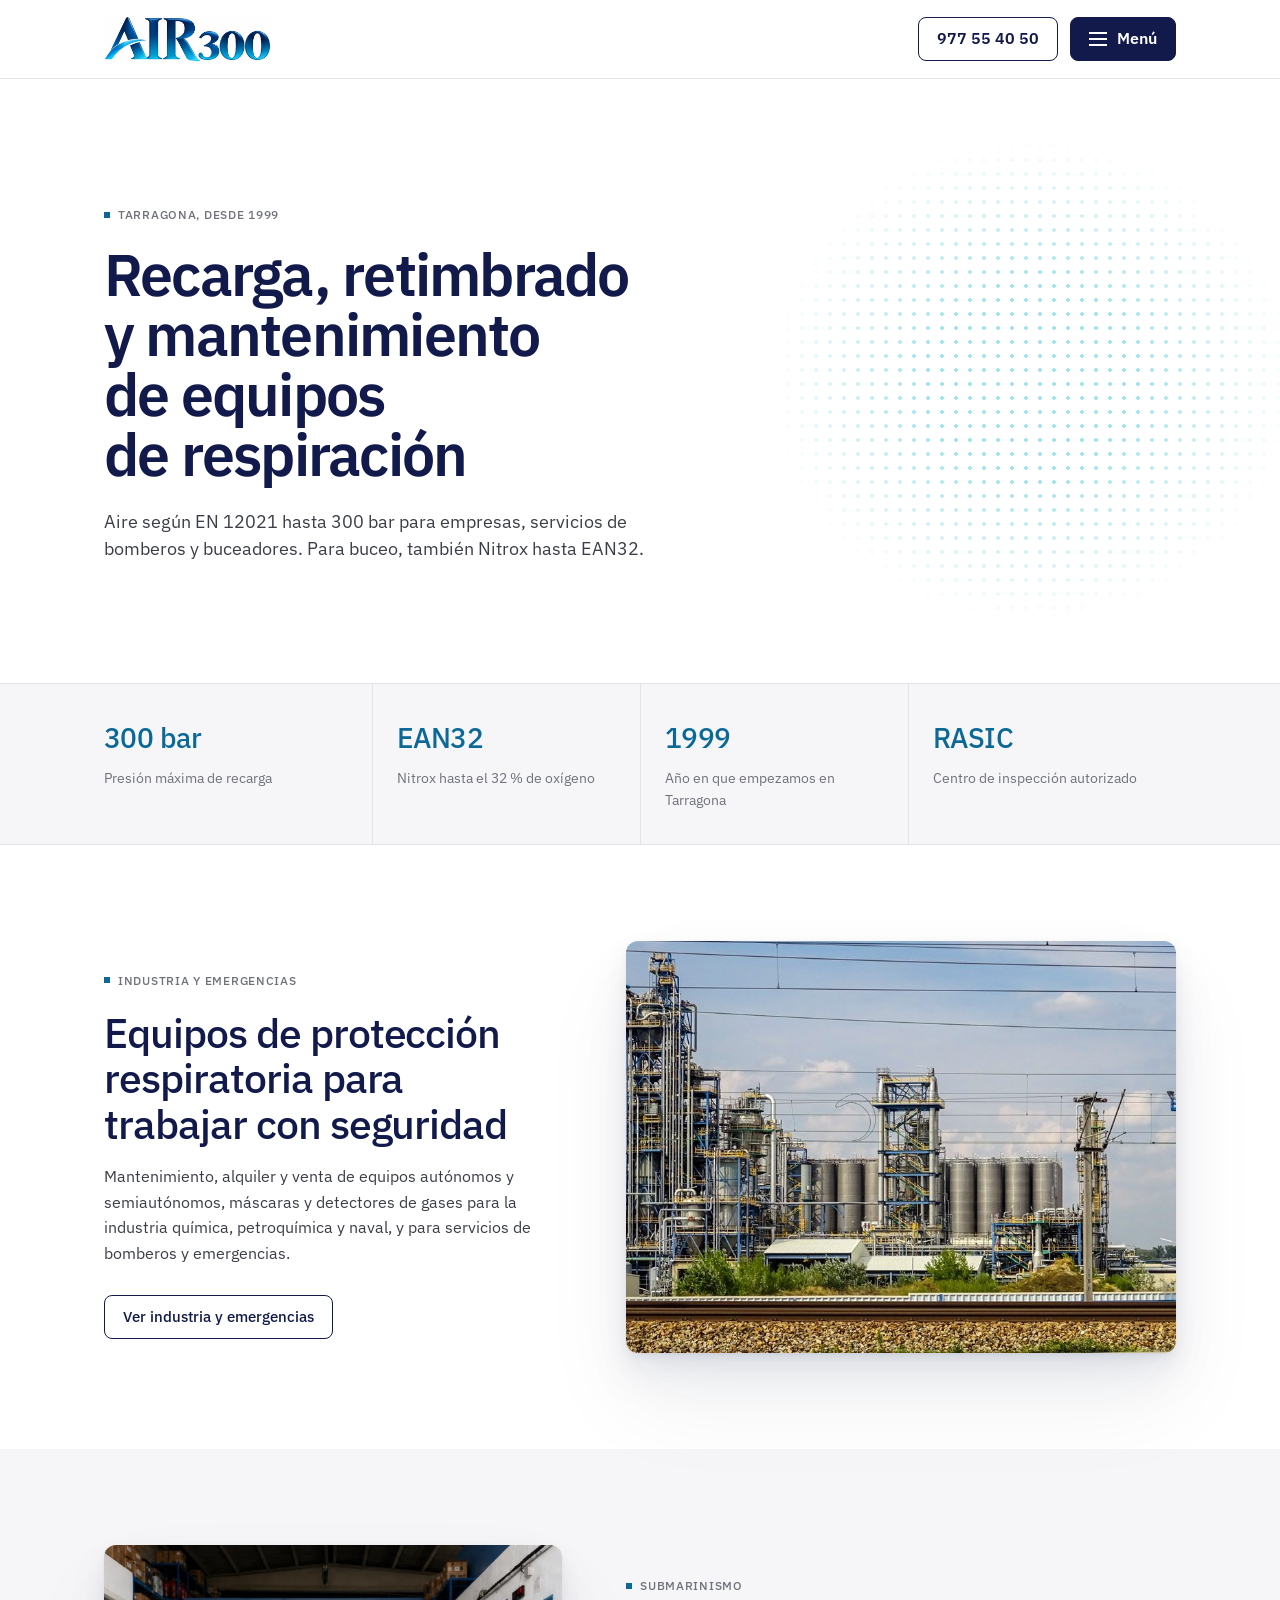
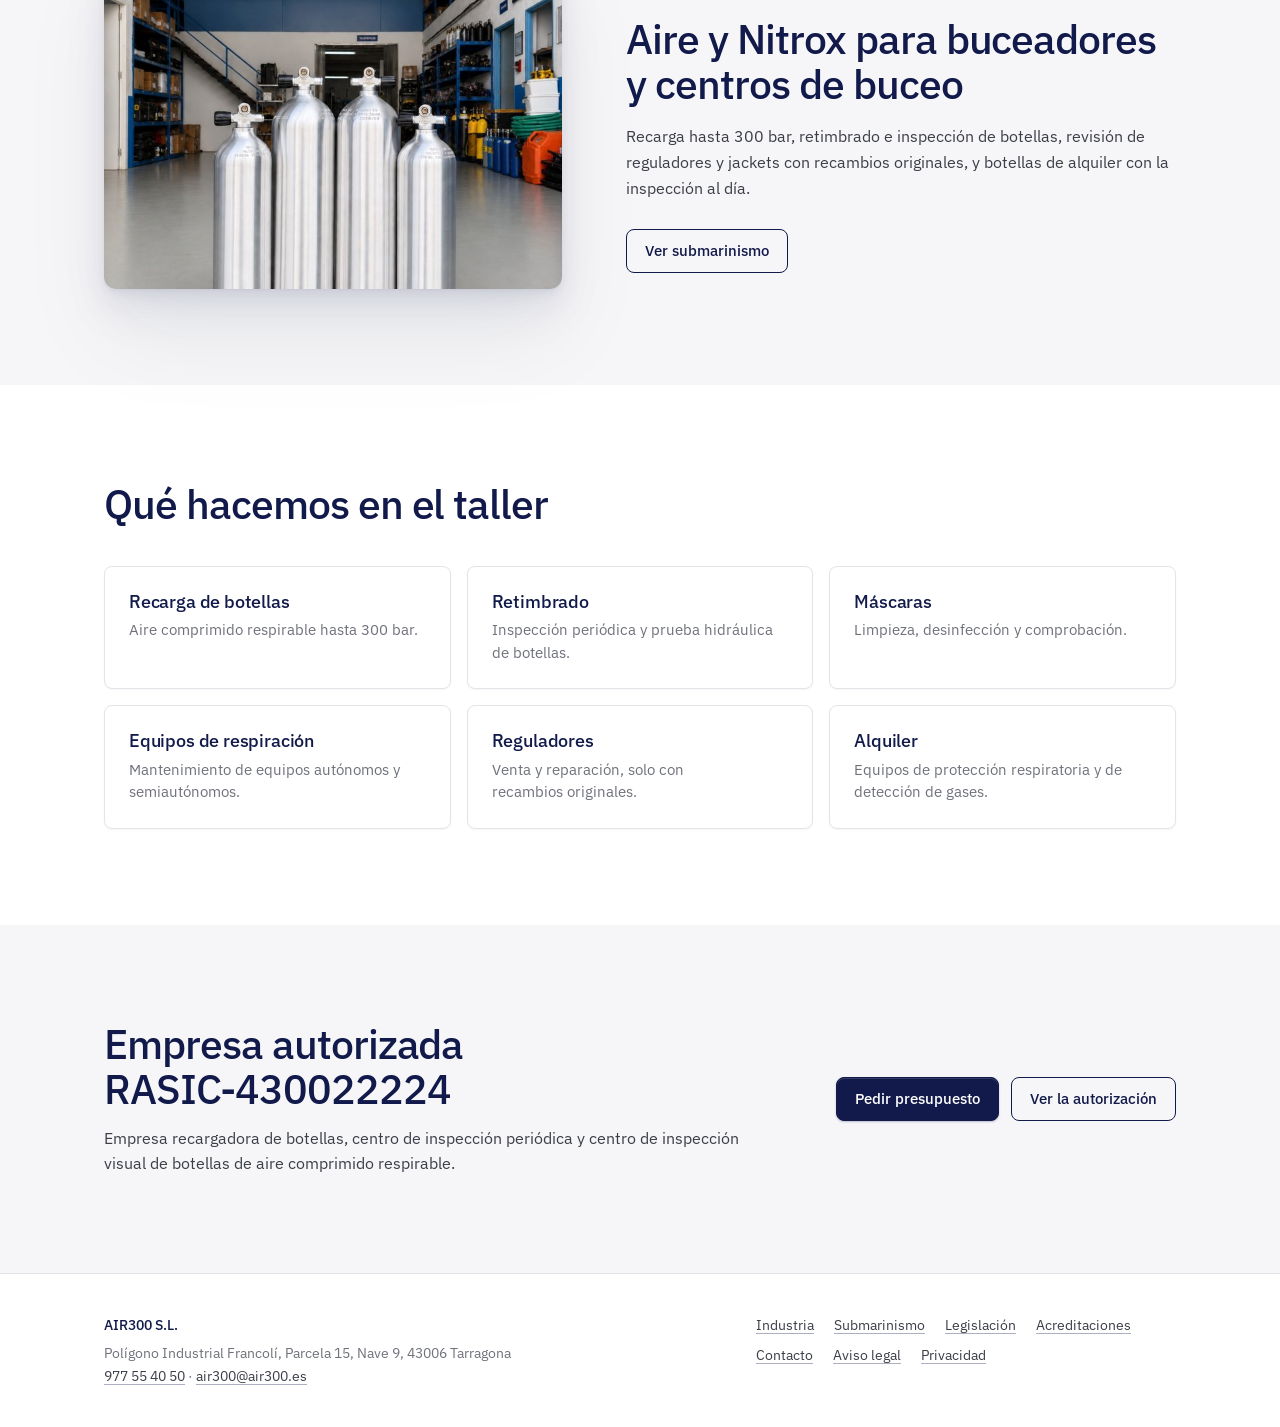
<file: index.html>
<!doctype html>
<html lang="es">
<head>
<meta charset="utf-8">
<meta name="viewport" content="width=device-width, initial-scale=1">
<meta name="robots" content="noindex, nofollow">
<title>AIR300 | Mantenimiento y recarga de equipos de respiración en Tarragona</title>
<meta name="description" content="Recarga y retimbrado de botellas de aire comprimido respirable, limpieza de máscaras y mantenimiento de equipos de respiración autónoma en Tarragona desde 1999.">
<link rel="icon" href="img/favicon.png" type="image/png">
<link rel="apple-touch-icon" href="img/apple-touch-icon.png">
<meta name="theme-color" content="#111A4A">
<meta property="og:type" content="website">
<meta property="og:locale" content="es_ES">
<meta property="og:site_name" content="AIR300">
<meta property="og:title" content="AIR300 | Mantenimiento y recarga de equipos de respiración en Tarragona">
<meta property="og:description" content="Recarga y retimbrado de botellas de aire comprimido respirable, limpieza de máscaras y mantenimiento de equipos de respiración autónoma en Tarragona desde 1999.">
<meta property="og:image" content="https://ahoes.github.io/air300-column/img/compartir.jpg?v=2">
<link rel="stylesheet" href="css/estilos.css?v=2026-10-17">
<link rel="stylesheet" href="css/column.css?v=6">
<!-- Datos de la empresa para Google (dirección, teléfono, horario) -->
<script type="application/ld+json">
{
  "@context": "https://schema.org",
  "@type": "LocalBusiness",
  "name": "AIR300 S.L.",
  "description": "Recarga y retimbrado de botellas de aire comprimido respirable y Nitrox, mantenimiento de equipos de respiración autónoma.",
  "url": "https://www.air300.es/",
  "logo": "https://www.air300.es/img/logo-nuevo.jpg",
  "telephone": "+34977554050",
  "email": "air300@air300.es",
  "foundingDate": "1998",
  "address": {
    "@type": "PostalAddress",
    "streetAddress": "Polígono Industrial Francolí, Parcela 15, Nave 9",
    "addressLocality": "Tarragona",
    "postalCode": "43006",
    "addressRegion": "Tarragona",
    "addressCountry": "ES"
  },
  "geo": { "@type": "GeoCoordinates", "latitude": 41.111618, "longitude": 1.2182391 },
  "openingHoursSpecification": [
    { "@type": "OpeningHoursSpecification", "dayOfWeek": ["Monday", "Tuesday", "Wednesday", "Thursday"], "opens": "08:00", "closes": "13:00" },
    { "@type": "OpeningHoursSpecification", "dayOfWeek": ["Monday", "Tuesday", "Wednesday", "Thursday"], "opens": "14:00", "closes": "17:30" },
    { "@type": "OpeningHoursSpecification", "dayOfWeek": "Friday", "opens": "08:00", "closes": "15:00" }
  ]
}
</script>
</head>
<body class="column">

<a class="saltar" href="#contenido">Saltar al contenido</a>

<header class="cabecera">
  <div class="contenedor">
    <a class="logo" href="index.html"><img src="img/logo-nuevo.jpg" alt="AIR300, inicio"></a>
    <!-- En móvil el menú se abre con el botón "Menú" (atributo popover: sin JavaScript) -->
    <nav class="menu" id="menu" aria-label="Principal" popover>
      <a href="index.html" aria-current="page">Inicio</a>
      <a href="industria.html">Industria</a>
      <a href="submarinismo.html">Submarinismo</a>
      <a href="legislacion.html">Legislación</a>
      <a href="acreditaciones.html">Acreditaciones</a>
      <a href="contacto.html">Contacto</a>
    </nav>
    <a class="cabecera-tel" href="tel:+34977554050"><span class="oculto">Teléfono: </span><span class="tel-largo">977 55 40 50</span><span class="tel-corto" aria-hidden="true">Llamar</span></a>
    <button class="menu-boton" type="button" popovertarget="menu" aria-controls="menu"><span class="menu-icono" aria-hidden="true"></span>Menú</button>
  </div>
</header>

<main id="contenido" class="c">

  <!-- Portada partida: texto a la izquierda y trama de puntos a la derecha -->
  <section class="c-hero">
    <div class="c-contenedor c-hero-rejilla">
      <div class="c-hero-texto">
        <p class="c-etiqueta"><span></span>Tarragona, desde 1999</p>
        <h1>Recarga, retimbrado y mantenimiento de equipos de respiración</h1>
        <p class="c-entrada">Aire según EN 12021 hasta 300 bar para empresas, servicios de bomberos y buceadores. Para buceo, también Nitrox hasta EAN32.</p>
      </div>
      <div class="c-hero-visual" aria-hidden="true"></div>
    </div>
  </section>

  <!-- Cifras -->
  <section class="c-cifras" aria-label="Datos del servicio">
    <div class="c-contenedor c-cifras-rejilla">
      <div><strong>300 bar</strong><span>Presión máxima de recarga</span></div>
      <div><strong>EAN32</strong><span>Nitrox hasta el 32 % de oxígeno</span></div>
      <div><strong>1999</strong><span>Año en que empezamos en Tarragona</span></div>
      <div><strong>RASIC</strong><span>Centro de inspección autorizado</span></div>
    </div>
  </section>

  <!-- Sectores: dos bloques de texto y foto que se alternan -->
  <section class="c-bloque c-bloque-blanco">
    <div class="c-contenedor c-dos">
      <div class="c-dos-texto">
        <p class="c-etiqueta"><span></span>Industria y emergencias</p>
        <h2>Equipos de protección respiratoria para trabajar con seguridad</h2>
        <p>Mantenimiento, alquiler y venta de equipos autónomos y semiautónomos, máscaras y detectores de gases para la industria química, petroquímica y naval, y para servicios de bomberos y emergencias.</p>
        <a class="c-boton c-boton-sec" href="industria.html">Ver industria y emergencias</a>
      </div>
      <!-- Las dos fotos se alternan con un fundido, como en la página de Industria -->
      <div class="c-tarjeta-foto alterna">
        <img src="img/industria-planta.jpg" alt="Planta química y petroquímica" width="1080" height="600" loading="lazy">
        <img src="img/bomberos.jpg" alt="Bombero con equipo de respiración autónoma" width="1080" height="600" loading="lazy">
      </div>
    </div>
  </section>

  <section class="c-bloque">
    <div class="c-contenedor c-dos c-dos-inverso">
      <div class="c-dos-texto">
        <p class="c-etiqueta"><span></span>Submarinismo</p>
        <h2>Aire y Nitrox para buceadores y centros de buceo</h2>
        <p>Recarga hasta 300 bar, retimbrado e inspección de botellas, revisión de reguladores y jackets con recambios originales, y botellas de alquiler con la inspección al día.</p>
        <a class="c-boton c-boton-sec" href="submarinismo.html">Ver submarinismo</a>
      </div>
      <div class="c-tarjeta-foto"><img src="img/taller-botellas.jpg" alt="Botellas de buceo en el taller" width="693" height="867" loading="lazy"></div>
    </div>
  </section>

  <!-- Servicios del taller en tarjetas con borde fino -->
  <section class="c-bloque c-bloque-blanco">
    <div class="c-contenedor">
      <h2 class="c-titulo-seccion">Qué hacemos en el taller</h2>
      <ul class="c-servicios">
        <li><h3>Recarga de botellas</h3><p>Aire comprimido respirable hasta 300 bar.</p></li>
        <li><h3>Retimbrado</h3><p>Inspección periódica y prueba hidráulica de botellas.</p></li>
        <li><h3>Máscaras</h3><p>Limpieza, desinfección y comprobación.</p></li>
        <li><h3>Equipos de respiración</h3><p>Mantenimiento de equipos autónomos y semiautónomos.</p></li>
        <li><h3>Reguladores</h3><p>Venta y reparación, solo con recambios originales.</p></li>
        <li><h3>Alquiler</h3><p>Equipos de protección respiratoria y de detección de gases.</p></li>
      </ul>
    </div>
  </section>

  <!-- Cierre con la acción principal -->
  <section class="c-bloque">
    <div class="c-contenedor c-cierre">
      <div>
        <h2>Empresa autorizada RASIC-430022224</h2>
        <p>Empresa recargadora de botellas, centro de inspección periódica y centro de inspección visual de botellas de aire comprimido respirable.</p>
      </div>
      <div class="c-cierre-botones">
        <a class="c-boton" href="mailto:air300@air300.es?subject=Solicitud%20de%20presupuesto&amp;body=Nombre%20o%20empresa%3A%0D%0ATel%C3%A9fono%3A%0D%0AEquipos%20o%20botellas%20(tipo%20y%20cantidad)%3A%0D%0AServicio%20que%20necesita%3A%0D%0A">Pedir presupuesto</a>
        <a class="c-boton c-boton-sec" href="acreditaciones.html">Ver la autorización</a>
      </div>
    </div>
  </section>
</main>

<footer class="c-pie">
  <div class="c-contenedor c-pie-rejilla">
    <div>
      <strong>AIR300 S.L.</strong>
      <p>Polígono Industrial Francolí, Parcela 15, Nave 9, 43006 Tarragona<br><a href="tel:+34977554050">977 55 40 50</a> · <a href="mailto:air300@air300.es">air300@air300.es</a></p>
    </div>
    <nav aria-label="Páginas" class="c-pie-enlaces">
      <a href="industria.html">Industria</a><a href="submarinismo.html">Submarinismo</a><a href="legislacion.html">Legislación</a><a href="acreditaciones.html">Acreditaciones</a><a href="contacto.html">Contacto</a><a href="aviso-legal.html">Aviso legal</a><a href="privacidad.html">Privacidad</a>
    </nav>
  </div>
</footer>

</body>
</html>
</file>
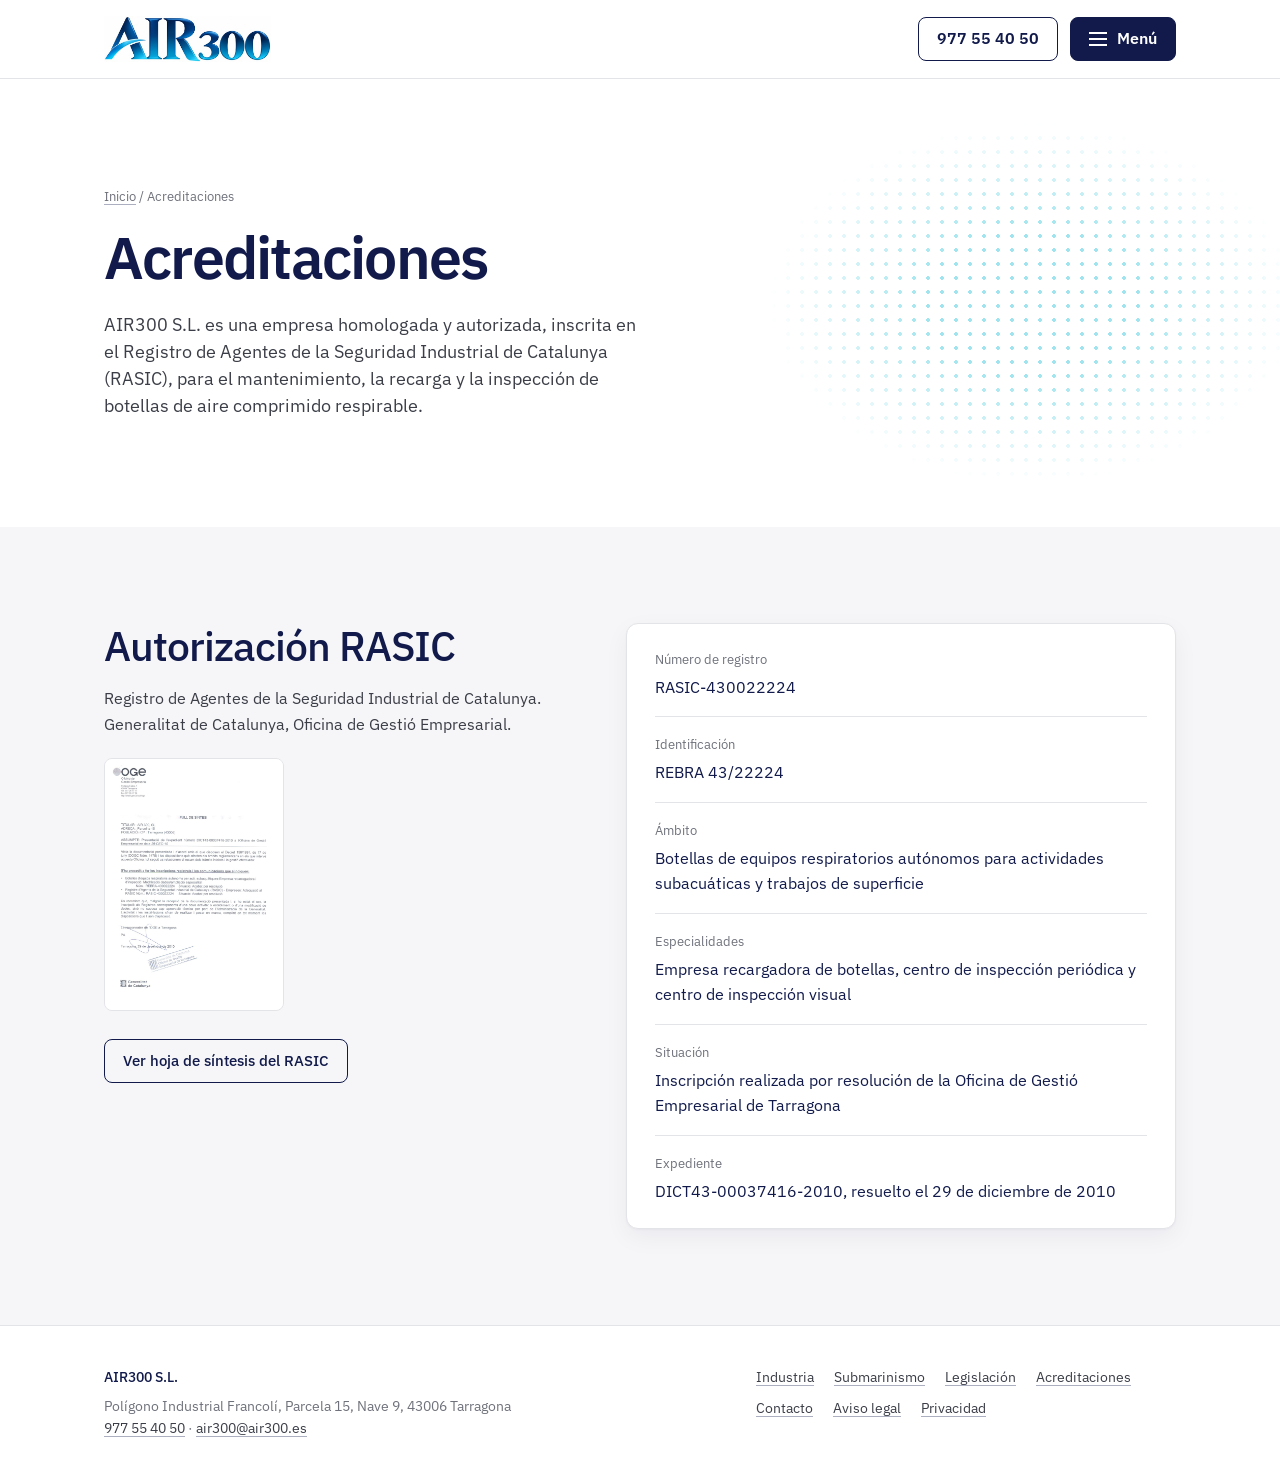
<file: acreditaciones.html>
<!doctype html>
<html lang="es">
<head>
<meta charset="utf-8">
<meta name="viewport" content="width=device-width, initial-scale=1">
<meta name="robots" content="noindex, nofollow">
<title>Acreditaciones | AIR300</title>
<meta name="description" content="Autorización RASIC de AIR300 S.L. para la recarga e inspección de botellas de aire comprimido respirable, Tarragona.">
<link rel="icon" href="img/favicon.png" type="image/png">
<link rel="apple-touch-icon" href="img/apple-touch-icon.png">
<meta name="theme-color" content="#111A4A">
<meta property="og:type" content="website">
<meta property="og:locale" content="es_ES">
<meta property="og:site_name" content="AIR300">
<meta property="og:title" content="Acreditaciones | AIR300">
<meta property="og:description" content="Autorización RASIC de AIR300 S.L. para la recarga e inspección de botellas de aire comprimido respirable, Tarragona.">
<meta property="og:image" content="https://ahoes.github.io/air300-column/img/compartir.jpg?v=2">
<link rel="stylesheet" href="css/estilos.css?v=2026-10-17">
<link rel="stylesheet" href="css/column.css?v=6">
</head>
<body class="column">

<a class="saltar" href="#contenido">Saltar al contenido</a>

<header class="cabecera">
  <div class="contenedor">
    <a class="logo" href="index.html"><img src="img/logo-nuevo.jpg" alt="AIR300, inicio"></a>
    <!-- En móvil el menú se abre con el botón "Menú" (atributo popover: sin JavaScript) -->
    <nav class="menu" id="menu" aria-label="Principal" popover>
      <a href="index.html">Inicio</a>
      <a href="industria.html">Industria</a>
      <a href="submarinismo.html">Submarinismo</a>
      <a href="legislacion.html">Legislación</a>
      <a href="acreditaciones.html" aria-current="page">Acreditaciones</a>
      <a href="contacto.html">Contacto</a>
    </nav>
    <a class="cabecera-tel" href="tel:+34977554050"><span class="oculto">Teléfono: </span><span class="tel-largo">977 55 40 50</span><span class="tel-corto" aria-hidden="true">Llamar</span></a>
    <button class="menu-boton" type="button" popovertarget="menu" aria-controls="menu"><span class="menu-icono" aria-hidden="true"></span>Menú</button>
  </div>
</header>

<main id="contenido" class="c">
  <section class="c-hero c-hero-interior">
    <div class="c-contenedor c-hero-rejilla">
      <div class="c-hero-texto">
        <nav class="migas" aria-label="Migas de pan"><a href="index.html">Inicio</a> / <span aria-current="page">Acreditaciones</span></nav>
        <h1>Acreditaciones</h1>
        <p>AIR300 S.L. es una empresa homologada y autorizada, inscrita en el Registro de Agentes de la Seguridad Industrial de Catalunya (RASIC), para el mantenimiento, la recarga y la inspección de botellas de aire comprimido respirable.</p>
      </div>
      <div class="c-hero-visual" aria-hidden="true"></div>
    </div>
  </section>

  <section class="c-bloque">
    <div class="c-contenedor c-dos c-dos-panel">
      <div class="c-dos-texto">
        <h2>Autorización RASIC</h2>
        <p>Registro de Agentes de la Seguridad Industrial de Catalunya. Generalitat de Catalunya, Oficina de Gestió Empresarial.</p>
        <a class="documento-miniatura" href="docs/rasic-hoja-sintesis.jpg"><img src="docs/rasic-hoja-sintesis.jpg" alt="Hoja de síntesis de la inscripción en el RASIC, Oficina de Gestió Empresarial de Tarragona, 29 de diciembre de 2010"></a>
        <a class="c-boton c-boton-sec" href="docs/rasic-hoja-sintesis.jpg">Ver hoja de síntesis del RASIC</a>
      </div>
      <div class="c-panel">
        <dl class="documento-datos">
        <div><dt>Número de registro</dt><dd>RASIC-430022224</dd></div>
        <div><dt>Identificación</dt><dd>REBRA 43/22224</dd></div>
        <div><dt>Ámbito</dt><dd>Botellas de equipos respiratorios autónomos para actividades subacuáticas y trabajos de superficie</dd></div>
        <div><dt>Especialidades</dt><dd>Empresa recargadora de botellas, centro de inspección periódica y centro de inspección visual</dd></div>
        <div><dt>Situación</dt><dd>Inscripción realizada por resolución de la Oficina de Gestió Empresarial de Tarragona</dd></div>
        <div><dt>Expediente</dt><dd>DICT43-00037416-2010, resuelto el 29 de diciembre de 2010</dd></div>
      </dl>
      </div>
    </div>
  </section>
</main>

<footer class="c-pie">
  <div class="c-contenedor c-pie-rejilla">
    <div>
      <strong>AIR300 S.L.</strong>
      <p>Polígono Industrial Francolí, Parcela 15, Nave 9, 43006 Tarragona<br><a href="tel:+34977554050">977 55 40 50</a> · <a href="mailto:air300@air300.es">air300@air300.es</a></p>
    </div>
    <nav aria-label="Páginas" class="c-pie-enlaces">
      <a href="industria.html">Industria</a><a href="submarinismo.html">Submarinismo</a><a href="legislacion.html">Legislación</a><a href="acreditaciones.html">Acreditaciones</a><a href="contacto.html">Contacto</a><a href="aviso-legal.html">Aviso legal</a><a href="privacidad.html">Privacidad</a>
    </nav>
  </div>
</footer>

</body>
</html>
</file>
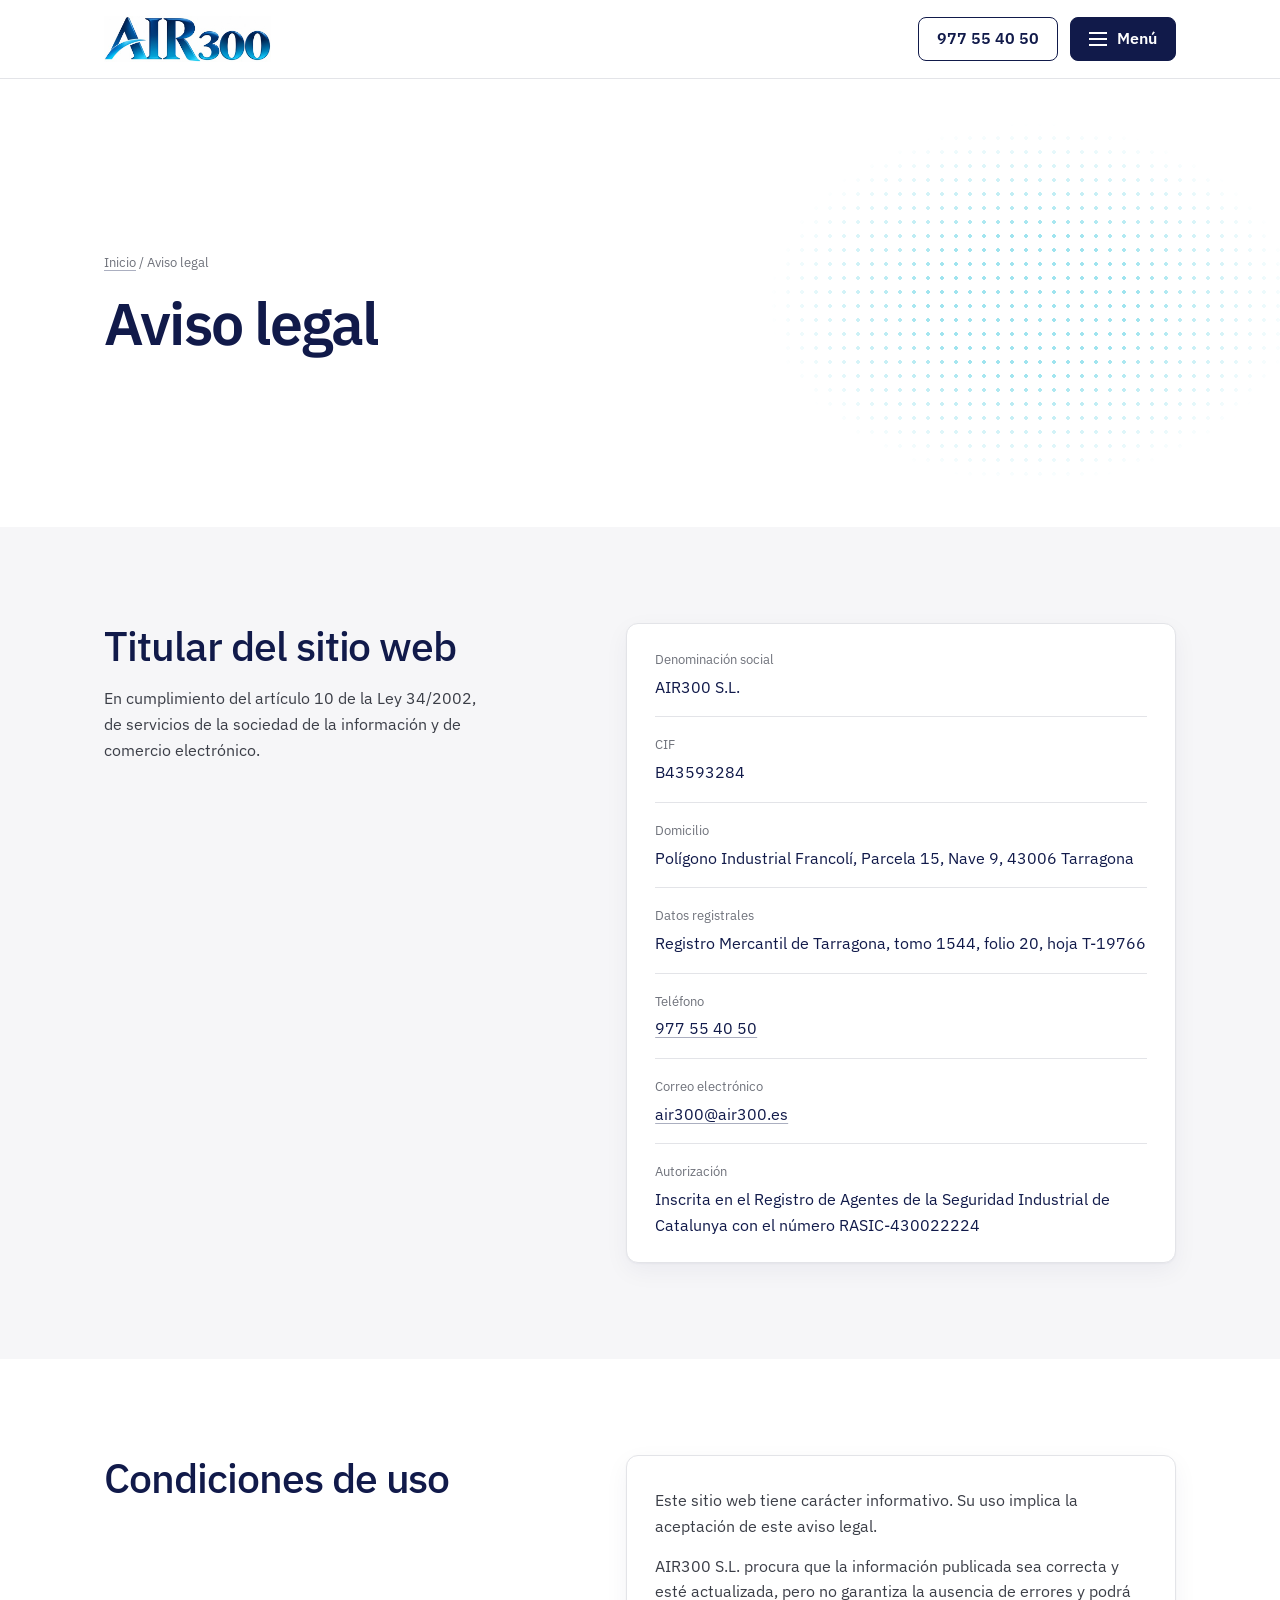
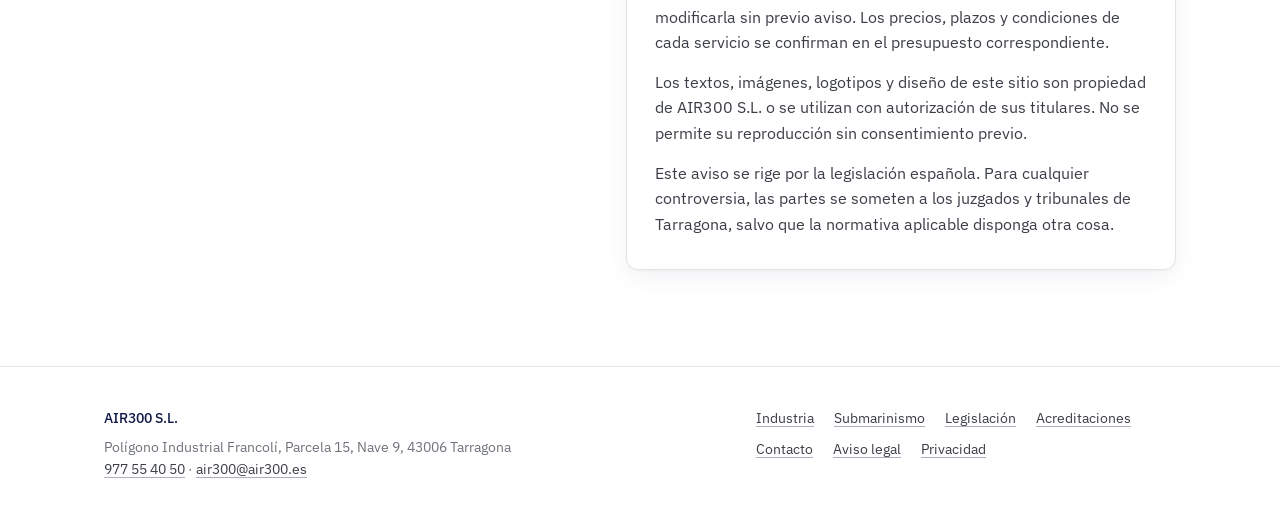
<file: aviso-legal.html>
<!doctype html>
<html lang="es">
<head>
<meta charset="utf-8">
<meta name="viewport" content="width=device-width, initial-scale=1">
<meta name="robots" content="noindex, nofollow">
<title>Aviso legal | AIR300</title>
<meta name="description" content="Aviso legal del sitio web de AIR300 S.L.">
<link rel="icon" href="img/favicon.png" type="image/png">
<link rel="apple-touch-icon" href="img/apple-touch-icon.png">
<meta name="theme-color" content="#111A4A">
<meta property="og:type" content="website">
<meta property="og:locale" content="es_ES">
<meta property="og:site_name" content="AIR300">
<meta property="og:title" content="Aviso legal | AIR300">
<meta property="og:description" content="Aviso legal del sitio web de AIR300 S.L.">
<meta property="og:image" content="https://ahoes.github.io/air300-column/img/compartir.jpg?v=2">
<link rel="stylesheet" href="css/estilos.css?v=2026-10-17">
<link rel="stylesheet" href="css/column.css?v=6">
</head>
<body class="column">

<a class="saltar" href="#contenido">Saltar al contenido</a>

<header class="cabecera">
  <div class="contenedor">
    <a class="logo" href="index.html"><img src="img/logo-nuevo.jpg" alt="AIR300, inicio"></a>
    <!-- En móvil el menú se abre con el botón "Menú" (atributo popover: sin JavaScript) -->
    <nav class="menu" id="menu" aria-label="Principal" popover>
      <a href="index.html">Inicio</a>
      <a href="industria.html">Industria</a>
      <a href="submarinismo.html">Submarinismo</a>
      <a href="legislacion.html">Legislación</a>
      <a href="acreditaciones.html">Acreditaciones</a>
      <a href="contacto.html">Contacto</a>
    </nav>
    <a class="cabecera-tel" href="tel:+34977554050"><span class="oculto">Teléfono: </span><span class="tel-largo">977 55 40 50</span><span class="tel-corto" aria-hidden="true">Llamar</span></a>
    <button class="menu-boton" type="button" popovertarget="menu" aria-controls="menu"><span class="menu-icono" aria-hidden="true"></span>Menú</button>
  </div>
</header>

<main id="contenido" class="c">
  <section class="c-hero c-hero-interior">
    <div class="c-contenedor c-hero-rejilla">
      <div class="c-hero-texto">
        <nav class="migas" aria-label="Migas de pan"><a href="index.html">Inicio</a> / <span aria-current="page">Aviso legal</span></nav>
        <h1>Aviso legal</h1>
      </div>
      <div class="c-hero-visual" aria-hidden="true"></div>
    </div>
  </section>

  <section class="c-bloque">
    <div class="c-contenedor c-dos c-dos-panel">
      <div class="c-dos-texto">
        <h2>Titular del sitio web</h2>
        <p>En cumplimiento del artículo 10 de la Ley 34/2002, de servicios de la sociedad de la información y de comercio electrónico.</p>
      </div>
      <div class="c-panel">
        <dl class="documento-datos">
        <div><dt>Denominación social</dt><dd>AIR300 S.L.</dd></div>
        <div><dt>CIF</dt><dd>B43593284</dd></div>
        <div><dt>Domicilio</dt><dd>Polígono Industrial Francolí, Parcela 15, Nave 9, 43006 Tarragona</dd></div>
        <div><dt>Datos registrales</dt><dd>Registro Mercantil de Tarragona, tomo 1544, folio 20, hoja T-19766</dd></div>
        <div><dt>Teléfono</dt><dd><a href="tel:+34977554050">977 55 40 50</a></dd></div>
        <div><dt>Correo electrónico</dt><dd><a href="mailto:air300@air300.es">air300@air300.es</a></dd></div>
        <div><dt>Autorización</dt><dd>Inscrita en el Registro de Agentes de la Seguridad Industrial de Catalunya con el número RASIC-430022224</dd></div>
      </dl>
      </div>
    </div>
  </section>
  <section class="c-bloque c-bloque-blanco">
    <div class="c-contenedor c-dos c-dos-panel">
      <div class="c-dos-texto">
        <h2>Condiciones de uso</h2>
      </div>
      <div class="c-panel">
        <div class="legal">
        <p>Este sitio web tiene carácter informativo. Su uso implica la aceptación de este aviso legal.</p>
        <p>AIR300 S.L. procura que la información publicada sea correcta y esté actualizada, pero no garantiza la ausencia de errores y podrá modificarla sin previo aviso. Los precios, plazos y condiciones de cada servicio se confirman en el presupuesto correspondiente.</p>
        <p>Los textos, imágenes, logotipos y diseño de este sitio son propiedad de AIR300 S.L. o se utilizan con autorización de sus titulares. No se permite su reproducción sin consentimiento previo.</p>
        <p>Este aviso se rige por la legislación española. Para cualquier controversia, las partes se someten a los juzgados y tribunales de Tarragona, salvo que la normativa aplicable disponga otra cosa.</p>
      </div>
      </div>
    </div>
  </section>
</main>

<footer class="c-pie">
  <div class="c-contenedor c-pie-rejilla">
    <div>
      <strong>AIR300 S.L.</strong>
      <p>Polígono Industrial Francolí, Parcela 15, Nave 9, 43006 Tarragona<br><a href="tel:+34977554050">977 55 40 50</a> · <a href="mailto:air300@air300.es">air300@air300.es</a></p>
    </div>
    <nav aria-label="Páginas" class="c-pie-enlaces">
      <a href="industria.html">Industria</a><a href="submarinismo.html">Submarinismo</a><a href="legislacion.html">Legislación</a><a href="acreditaciones.html">Acreditaciones</a><a href="contacto.html">Contacto</a><a href="aviso-legal.html">Aviso legal</a><a href="privacidad.html">Privacidad</a>
    </nav>
  </div>
</footer>

</body>
</html>
</file>
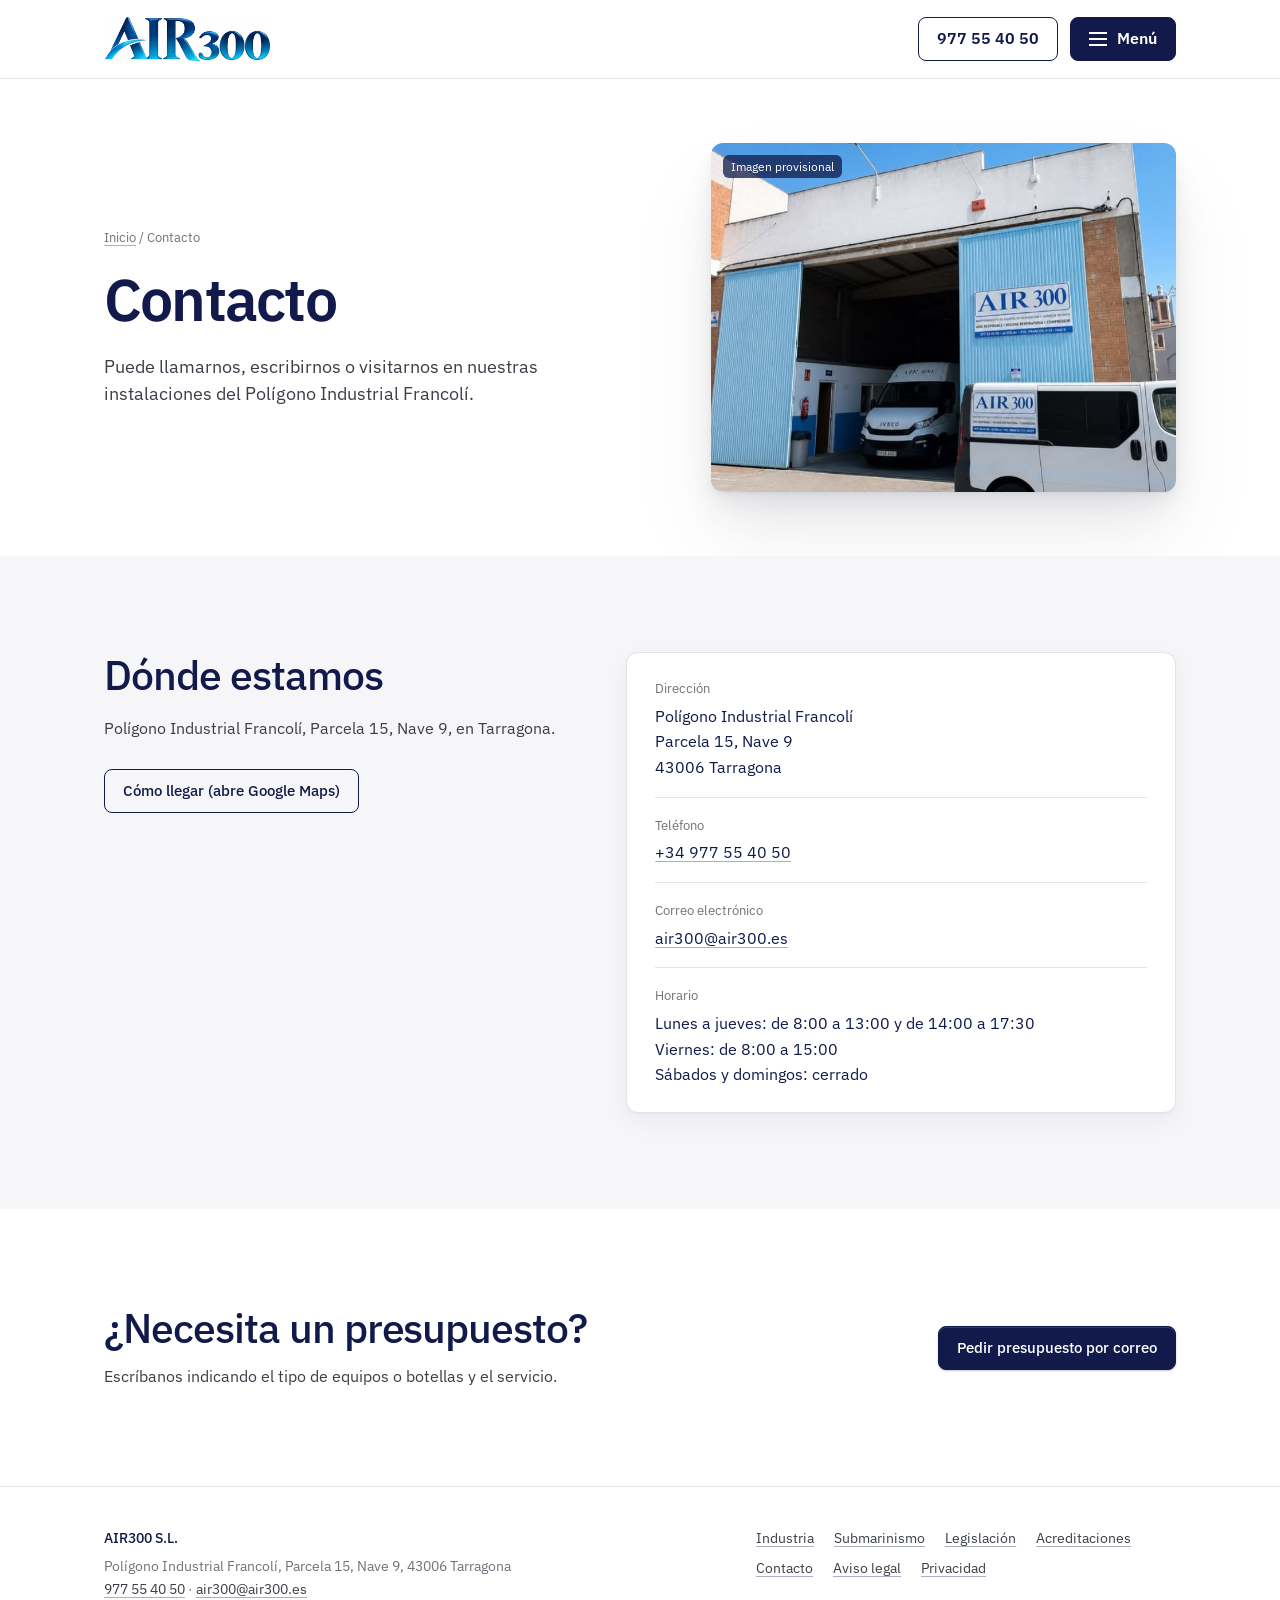
<file: contacto.html>
<!doctype html>
<html lang="es">
<head>
<meta charset="utf-8">
<meta name="viewport" content="width=device-width, initial-scale=1">
<meta name="robots" content="noindex, nofollow">
<title>Contacto | AIR300</title>
<meta name="description" content="Dirección, teléfono, correo y horario de AIR300 S.L. en el Polígono Industrial Francolí, Tarragona.">
<link rel="icon" href="img/favicon.png" type="image/png">
<link rel="apple-touch-icon" href="img/apple-touch-icon.png">
<meta name="theme-color" content="#111A4A">
<meta property="og:type" content="website">
<meta property="og:locale" content="es_ES">
<meta property="og:site_name" content="AIR300">
<meta property="og:title" content="Contacto | AIR300">
<meta property="og:description" content="Dirección, teléfono, correo y horario de AIR300 S.L. en el Polígono Industrial Francolí, Tarragona.">
<meta property="og:image" content="https://ahoes.github.io/air300-column/img/compartir.jpg?v=2">
<link rel="stylesheet" href="css/estilos.css?v=2026-10-17">
<link rel="stylesheet" href="css/column.css?v=6">
</head>
<body class="column">

<a class="saltar" href="#contenido">Saltar al contenido</a>

<header class="cabecera">
  <div class="contenedor">
    <a class="logo" href="index.html"><img src="img/logo-nuevo.jpg" alt="AIR300, inicio"></a>
    <!-- En móvil el menú se abre con el botón "Menú" (atributo popover: sin JavaScript) -->
    <nav class="menu" id="menu" aria-label="Principal" popover>
      <a href="index.html">Inicio</a>
      <a href="industria.html">Industria</a>
      <a href="submarinismo.html">Submarinismo</a>
      <a href="legislacion.html">Legislación</a>
      <a href="acreditaciones.html">Acreditaciones</a>
      <a href="contacto.html" aria-current="page">Contacto</a>
    </nav>
    <a class="cabecera-tel" href="tel:+34977554050"><span class="oculto">Teléfono: </span><span class="tel-largo">977 55 40 50</span><span class="tel-corto" aria-hidden="true">Llamar</span></a>
    <button class="menu-boton" type="button" popovertarget="menu" aria-controls="menu"><span class="menu-icono" aria-hidden="true"></span>Menú</button>
  </div>
</header>

<main id="contenido" class="c">
  <section class="c-hero c-hero-interior">
    <div class="c-contenedor c-hero-rejilla">
      <div class="c-hero-texto">
        <nav class="migas" aria-label="Migas de pan"><a href="index.html">Inicio</a> / <span aria-current="page">Contacto</span></nav>
        <h1>Contacto</h1>
        <p>Puede llamarnos, escribirnos o visitarnos en nuestras instalaciones del Polígono Industrial Francolí.</p>
      </div>
      <div class="c-hero-foto c-tarjeta-foto provisional"><img src="img/fachada.jpg" alt="Fachada de la nave de AIR300 en el Polígono Industrial Francolí, con las furgonetas de la empresa"></div>
    </div>
  </section>

  <section class="c-bloque">
    <div class="c-contenedor c-dos c-dos-panel">
      <div class="c-dos-texto">
        <h2>Dónde estamos</h2>
        <p>Polígono Industrial Francolí, Parcela 15, Nave 9, en Tarragona.</p>
        <a class="c-boton c-boton-sec" href="https://maps.app.goo.gl/dySDD7xEyjR8n9C2A">Cómo llegar (abre Google Maps)</a>
      </div>
      <div class="c-panel">
        <dl class="documento-datos">
        <div><dt>Dirección</dt><dd>Polígono Industrial Francolí<br>Parcela 15, Nave 9<br>43006 Tarragona</dd></div>
        <div><dt>Teléfono</dt><dd><a href="tel:+34977554050">+34 977 55 40 50</a></dd></div>
        <div><dt>Correo electrónico</dt><dd><a href="mailto:air300@air300.es">air300@air300.es</a></dd></div>
        <div><dt>Horario</dt><dd>Lunes a jueves: de 8:00 a 13:00 y de 14:00 a 17:30<br>Viernes: de 8:00 a 15:00<br>Sábados y domingos: cerrado</dd></div>
      </dl>
      </div>
    </div>
  </section>
  <section class="c-bloque c-bloque-blanco">
    <div class="c-contenedor c-cierre">
      <div>
        <h2>¿Necesita un presupuesto?</h2>
        <p>Escríbanos indicando el tipo de equipos o botellas y el servicio.</p>
      </div>
      <div class="c-cierre-botones"><a class="c-boton" href="mailto:air300@air300.es?subject=Solicitud%20de%20presupuesto&amp;body=Nombre%20o%20empresa%3A%0D%0ATel%C3%A9fono%3A%0D%0AEquipos%20o%20botellas%20(tipo%20y%20cantidad)%3A%0D%0AServicio%20que%20necesita%3A%0D%0A">Pedir presupuesto por correo</a></div>
    </div>
  </section>
</main>

<footer class="c-pie">
  <div class="c-contenedor c-pie-rejilla">
    <div>
      <strong>AIR300 S.L.</strong>
      <p>Polígono Industrial Francolí, Parcela 15, Nave 9, 43006 Tarragona<br><a href="tel:+34977554050">977 55 40 50</a> · <a href="mailto:air300@air300.es">air300@air300.es</a></p>
    </div>
    <nav aria-label="Páginas" class="c-pie-enlaces">
      <a href="industria.html">Industria</a><a href="submarinismo.html">Submarinismo</a><a href="legislacion.html">Legislación</a><a href="acreditaciones.html">Acreditaciones</a><a href="contacto.html">Contacto</a><a href="aviso-legal.html">Aviso legal</a><a href="privacidad.html">Privacidad</a>
    </nav>
  </div>
</footer>

</body>
</html>
</file>
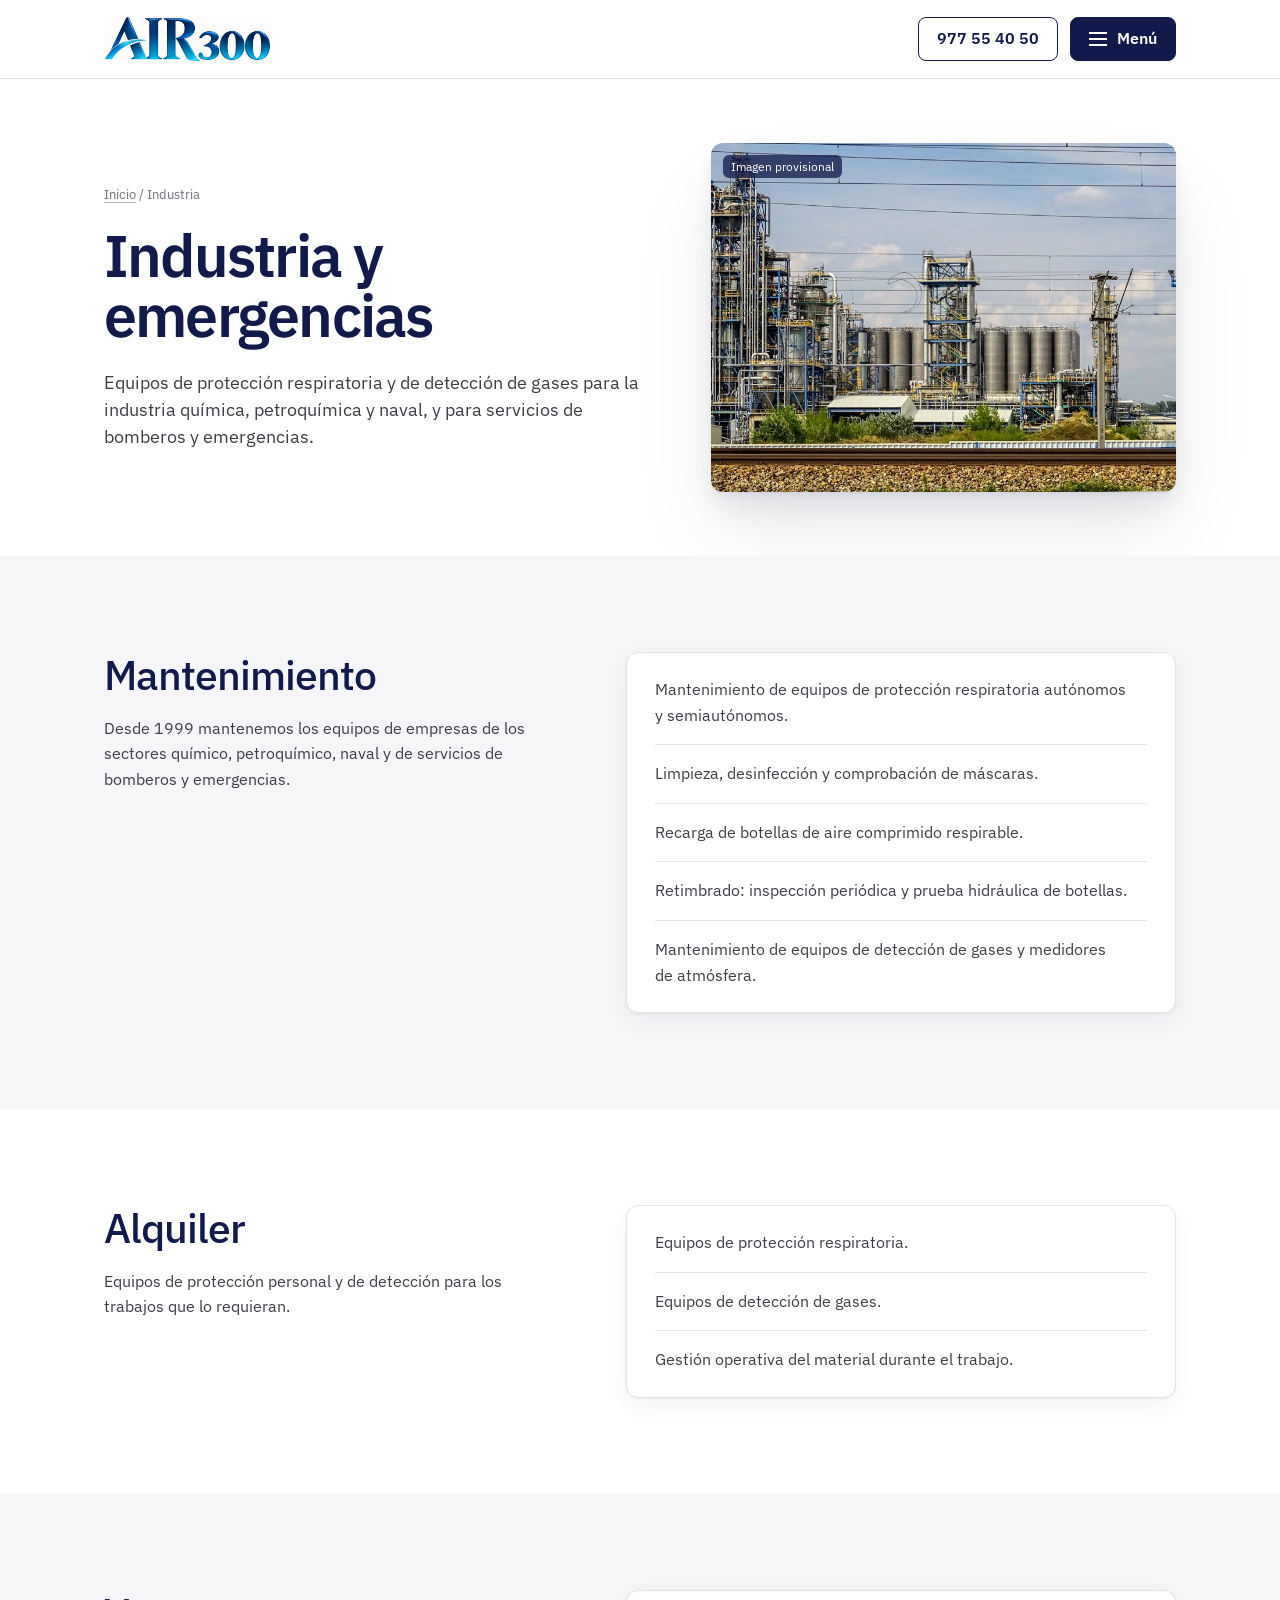
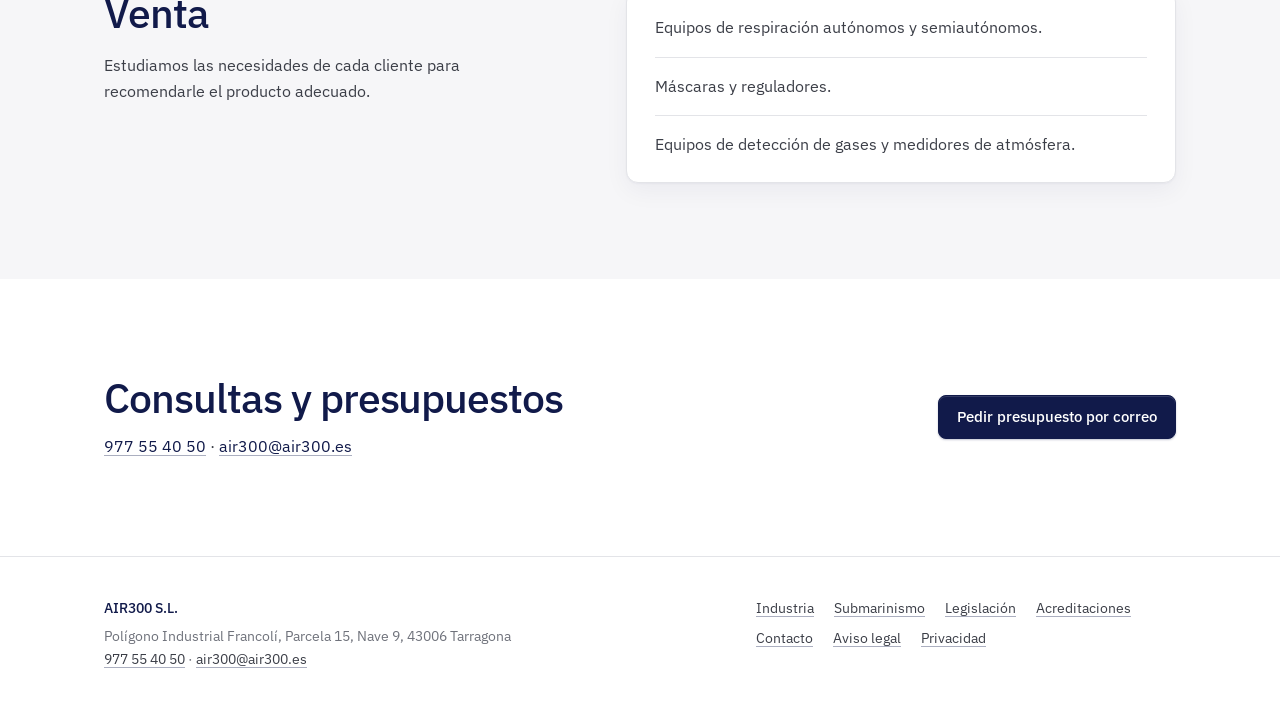
<file: industria.html>
<!doctype html>
<html lang="es">
<head>
<meta charset="utf-8">
<meta name="viewport" content="width=device-width, initial-scale=1">
<meta name="robots" content="noindex, nofollow">
<title>Industria y emergencias | AIR300</title>
<meta name="description" content="Mantenimiento, alquiler y venta de equipos de protección respiratoria y de detección de gases para la industria y servicios de bomberos en Tarragona.">
<link rel="icon" href="img/favicon.png" type="image/png">
<link rel="apple-touch-icon" href="img/apple-touch-icon.png">
<meta name="theme-color" content="#111A4A">
<meta property="og:type" content="website">
<meta property="og:locale" content="es_ES">
<meta property="og:site_name" content="AIR300">
<meta property="og:title" content="Industria y emergencias | AIR300">
<meta property="og:description" content="Mantenimiento, alquiler y venta de equipos de protección respiratoria y de detección de gases para la industria y servicios de bomberos en Tarragona.">
<meta property="og:image" content="https://ahoes.github.io/air300-column/img/compartir.jpg?v=2">
<link rel="stylesheet" href="css/estilos.css?v=2026-10-17">
<link rel="stylesheet" href="css/column.css?v=6">
</head>
<body class="column">

<a class="saltar" href="#contenido">Saltar al contenido</a>

<header class="cabecera">
  <div class="contenedor">
    <a class="logo" href="index.html"><img src="img/logo-nuevo.jpg" alt="AIR300, inicio"></a>
    <!-- En móvil el menú se abre con el botón "Menú" (atributo popover: sin JavaScript) -->
    <nav class="menu" id="menu" aria-label="Principal" popover>
      <a href="index.html">Inicio</a>
      <a href="industria.html" aria-current="page">Industria</a>
      <a href="submarinismo.html">Submarinismo</a>
      <a href="legislacion.html">Legislación</a>
      <a href="acreditaciones.html">Acreditaciones</a>
      <a href="contacto.html">Contacto</a>
    </nav>
    <a class="cabecera-tel" href="tel:+34977554050"><span class="oculto">Teléfono: </span><span class="tel-largo">977 55 40 50</span><span class="tel-corto" aria-hidden="true">Llamar</span></a>
    <button class="menu-boton" type="button" popovertarget="menu" aria-controls="menu"><span class="menu-icono" aria-hidden="true"></span>Menú</button>
  </div>
</header>

<main id="contenido" class="c">
  <section class="c-hero c-hero-interior">
    <div class="c-contenedor c-hero-rejilla">
      <div class="c-hero-texto">
      <nav class="migas" aria-label="Migas de pan"><a href="index.html">Inicio</a> / <span aria-current="page">Industria</span></nav>
      <h1>Industria y emergencias</h1>
      <p>Equipos de protección respiratoria y de detección de gases para la industria química, petroquímica y naval, y para servicios de bomberos y emergencias.</p>
      </div>
      <div class="c-hero-foto c-tarjeta-foto alterna provisional">
      <img src="img/industria-planta.jpg" alt="Planta química y petroquímica">
      <img src="img/bomberos.jpg" alt="Bombero con equipo de respiración autónoma">
    </div>
    </div>
  </section>

  <section class="c-bloque">
    <div class="c-contenedor c-dos c-dos-panel">
      <div class="c-dos-texto">
        <h2>Mantenimiento</h2>
        <p>Desde 1999 mantenemos los equipos de empresas de los sectores químico, petroquímico, naval y de servicios de bomberos y emergencias.</p>
      </div>
      <div class="c-panel">
        <ul class="lista">
        <li>Mantenimiento de equipos de protección respiratoria autónomos y semiautónomos.</li>
        <li>Limpieza, desinfección y comprobación de máscaras.</li>
        <li>Recarga de botellas de aire comprimido respirable.</li>
        <li>Retimbrado: inspección periódica y prueba hidráulica de botellas.</li>
        <li>Mantenimiento de equipos de detección de gases y medidores de atmósfera.</li>
      </ul>
      </div>
    </div>
  </section>
  <section class="c-bloque c-bloque-blanco">
    <div class="c-contenedor c-dos c-dos-panel">
      <div class="c-dos-texto">
        <h2>Alquiler</h2>
        <p>Equipos de protección personal y de detección para los trabajos que lo requieran.</p>
      </div>
      <div class="c-panel">
        <ul class="lista">
        <li>Equipos de protección respiratoria.</li>
        <li>Equipos de detección de gases.</li>
        <li>Gestión operativa del material durante el trabajo.</li>
      </ul>
      </div>
    </div>
  </section>
  <section class="c-bloque">
    <div class="c-contenedor c-dos c-dos-panel">
      <div class="c-dos-texto">
        <h2>Venta</h2>
        <p>Estudiamos las necesidades de cada cliente para recomendarle el producto adecuado.</p>
      </div>
      <div class="c-panel">
        <ul class="lista">
        <li>Equipos de respiración autónomos y semiautónomos.</li>
        <li>Máscaras y reguladores.</li>
        <li>Equipos de detección de gases y medidores de atmósfera.</li>
      </ul>
      </div>
    </div>
  </section>
  <section class="c-bloque c-bloque-blanco">
    <div class="c-contenedor c-cierre">
      <div>
        <h2>Consultas y presupuestos</h2>
        <p><a href="tel:+34977554050">977 55 40 50</a> · <a href="mailto:air300@air300.es">air300@air300.es</a></p>
      </div>
      <div class="c-cierre-botones"><a class="c-boton" href="mailto:air300@air300.es?subject=Solicitud%20de%20presupuesto%20(industria)&amp;body=Empresa%3A%0D%0APersona%20de%20contacto%3A%0D%0ATel%C3%A9fono%3A%0D%0AEquipos%20o%20botellas%20(tipo%20y%20cantidad)%3A%0D%0AServicio%20que%20necesita%3A%0D%0A">Pedir presupuesto por correo</a></div>
    </div>
  </section>

</main>

<footer class="c-pie">
  <div class="c-contenedor c-pie-rejilla">
    <div>
      <strong>AIR300 S.L.</strong>
      <p>Polígono Industrial Francolí, Parcela 15, Nave 9, 43006 Tarragona<br><a href="tel:+34977554050">977 55 40 50</a> · <a href="mailto:air300@air300.es">air300@air300.es</a></p>
    </div>
    <nav aria-label="Páginas" class="c-pie-enlaces">
      <a href="industria.html">Industria</a><a href="submarinismo.html">Submarinismo</a><a href="legislacion.html">Legislación</a><a href="acreditaciones.html">Acreditaciones</a><a href="contacto.html">Contacto</a><a href="aviso-legal.html">Aviso legal</a><a href="privacidad.html">Privacidad</a>
    </nav>
  </div>
</footer>

</body>
</html>
</file>
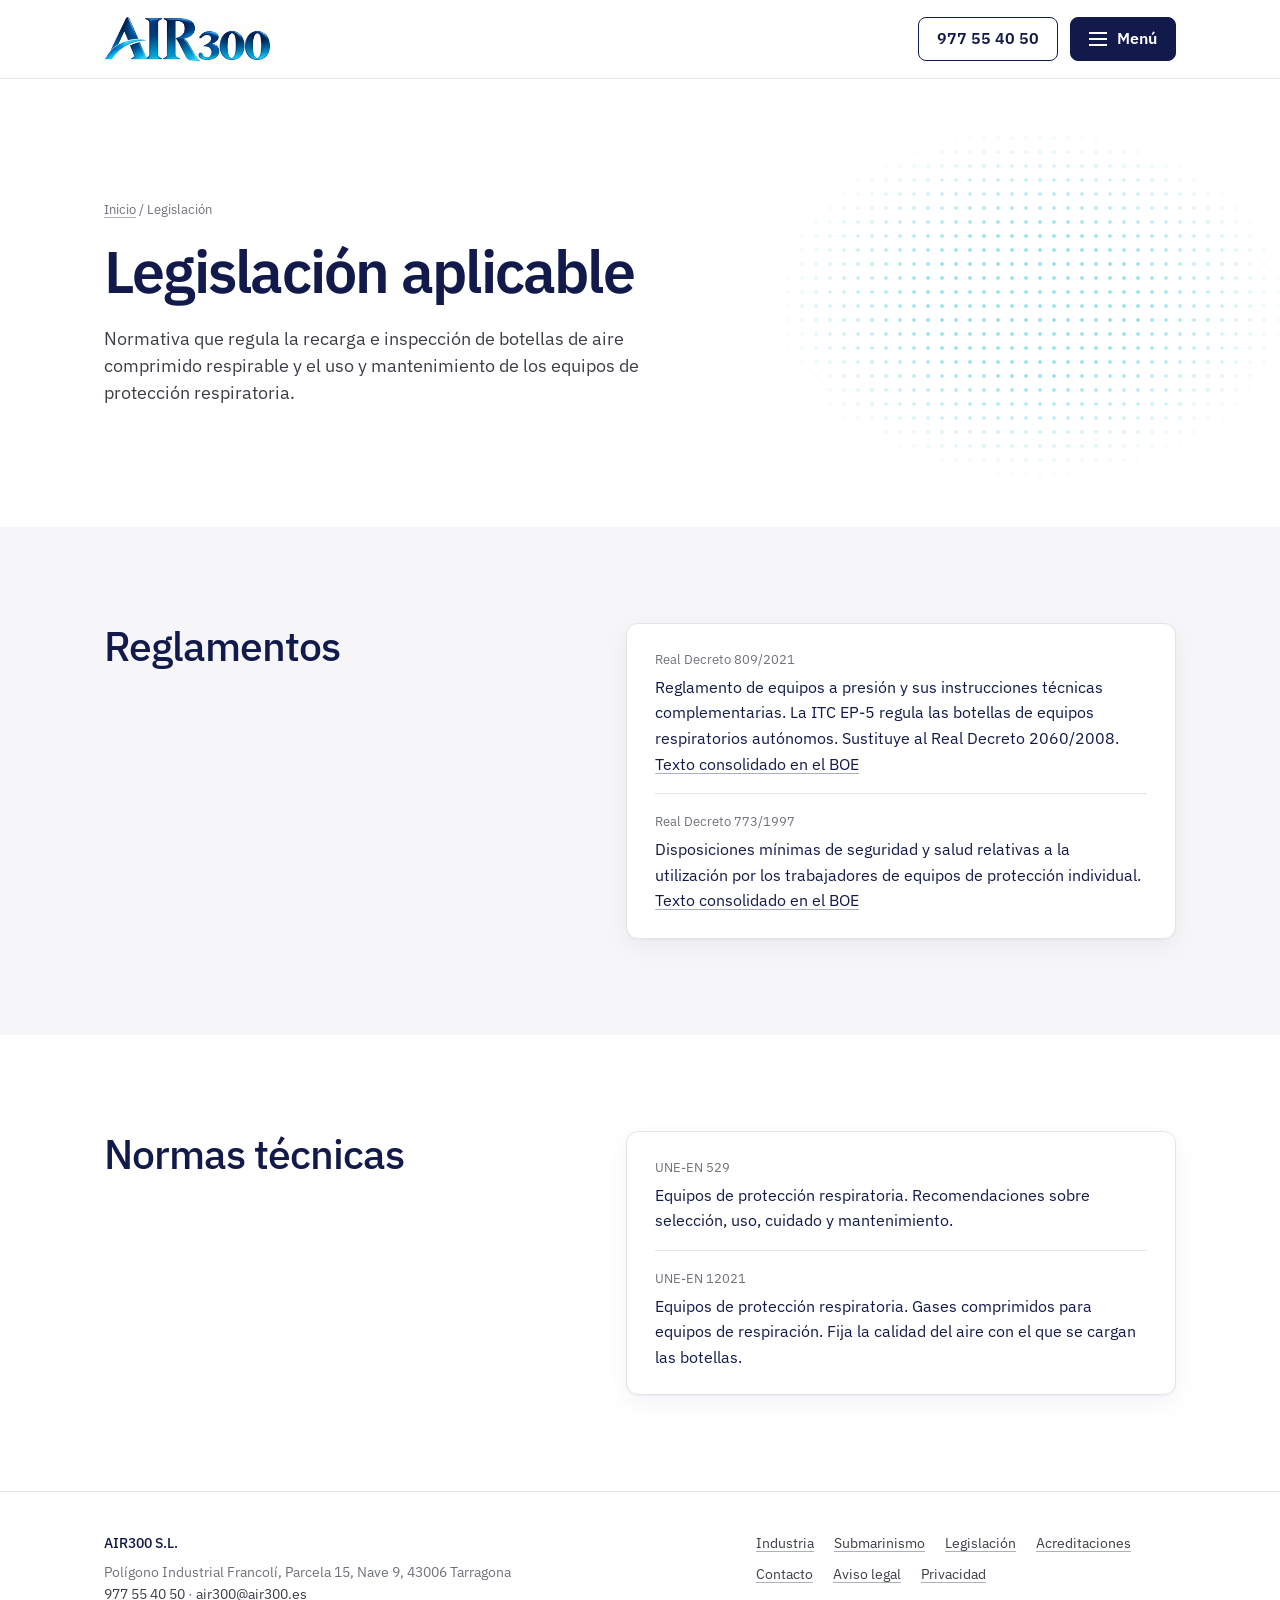
<file: legislacion.html>
<!doctype html>
<html lang="es">
<head>
<meta charset="utf-8">
<meta name="viewport" content="width=device-width, initial-scale=1">
<meta name="robots" content="noindex, nofollow">
<title>Legislación | AIR300</title>
<meta name="description" content="Normativa aplicable a la recarga e inspección de botellas de aire comprimido respirable y a los equipos de protección respiratoria.">
<link rel="icon" href="img/favicon.png" type="image/png">
<link rel="apple-touch-icon" href="img/apple-touch-icon.png">
<meta name="theme-color" content="#111A4A">
<meta property="og:type" content="website">
<meta property="og:locale" content="es_ES">
<meta property="og:site_name" content="AIR300">
<meta property="og:title" content="Legislación | AIR300">
<meta property="og:description" content="Normativa aplicable a la recarga e inspección de botellas de aire comprimido respirable y a los equipos de protección respiratoria.">
<meta property="og:image" content="https://ahoes.github.io/air300-column/img/compartir.jpg?v=2">
<link rel="stylesheet" href="css/estilos.css?v=2026-10-17">
<link rel="stylesheet" href="css/column.css?v=6">
</head>
<body class="column">

<a class="saltar" href="#contenido">Saltar al contenido</a>

<header class="cabecera">
  <div class="contenedor">
    <a class="logo" href="index.html"><img src="img/logo-nuevo.jpg" alt="AIR300, inicio"></a>
    <!-- En móvil el menú se abre con el botón "Menú" (atributo popover: sin JavaScript) -->
    <nav class="menu" id="menu" aria-label="Principal" popover>
      <a href="index.html">Inicio</a>
      <a href="industria.html">Industria</a>
      <a href="submarinismo.html">Submarinismo</a>
      <a href="legislacion.html" aria-current="page">Legislación</a>
      <a href="acreditaciones.html">Acreditaciones</a>
      <a href="contacto.html">Contacto</a>
    </nav>
    <a class="cabecera-tel" href="tel:+34977554050"><span class="oculto">Teléfono: </span><span class="tel-largo">977 55 40 50</span><span class="tel-corto" aria-hidden="true">Llamar</span></a>
    <button class="menu-boton" type="button" popovertarget="menu" aria-controls="menu"><span class="menu-icono" aria-hidden="true"></span>Menú</button>
  </div>
</header>

<main id="contenido" class="c">
  <section class="c-hero c-hero-interior">
    <div class="c-contenedor c-hero-rejilla">
      <div class="c-hero-texto">
        <nav class="migas" aria-label="Migas de pan"><a href="index.html">Inicio</a> / <span aria-current="page">Legislación</span></nav>
        <h1>Legislación aplicable</h1>
        <p>Normativa que regula la recarga e inspección de botellas de aire comprimido respirable y el uso y mantenimiento de los equipos de protección respiratoria.</p>
      </div>
      <div class="c-hero-visual" aria-hidden="true"></div>
    </div>
  </section>

  <section class="c-bloque">
    <div class="c-contenedor c-dos c-dos-panel">
      <div class="c-dos-texto">
        <h2>Reglamentos</h2>
      </div>
      <div class="c-panel">
        <dl class="documento-datos">
        <div><dt>Real Decreto 809/2021</dt><dd>Reglamento de equipos a presión y sus instrucciones técnicas complementarias. La ITC EP-5 regula las botellas de equipos respiratorios autónomos. Sustituye al Real Decreto 2060/2008.<br><a href="https://www.boe.es/eli/es/rd/2021/09/21/809/con">Texto consolidado en el BOE</a></dd></div>
        <div><dt>Real Decreto 773/1997</dt><dd>Disposiciones mínimas de seguridad y salud relativas a la utilización por los trabajadores de equipos de protección individual.<br><a href="https://www.boe.es/eli/es/rd/1997/05/30/773/con">Texto consolidado en el BOE</a></dd></div>
      </dl>
      </div>
    </div>
  </section>
  <section class="c-bloque c-bloque-blanco">
    <div class="c-contenedor c-dos c-dos-panel">
      <div class="c-dos-texto">
        <h2>Normas técnicas</h2>
      </div>
      <div class="c-panel">
        <dl class="documento-datos">
        <div><dt>UNE-EN 529</dt><dd>Equipos de protección respiratoria. Recomendaciones sobre selección, uso, cuidado y mantenimiento.</dd></div>
        <div><dt>UNE-EN 12021</dt><dd>Equipos de protección respiratoria. Gases comprimidos para equipos de respiración. Fija la calidad del aire con el que se cargan las botellas.</dd></div>
      </dl>
      </div>
    </div>
  </section>
</main>

<footer class="c-pie">
  <div class="c-contenedor c-pie-rejilla">
    <div>
      <strong>AIR300 S.L.</strong>
      <p>Polígono Industrial Francolí, Parcela 15, Nave 9, 43006 Tarragona<br><a href="tel:+34977554050">977 55 40 50</a> · <a href="mailto:air300@air300.es">air300@air300.es</a></p>
    </div>
    <nav aria-label="Páginas" class="c-pie-enlaces">
      <a href="industria.html">Industria</a><a href="submarinismo.html">Submarinismo</a><a href="legislacion.html">Legislación</a><a href="acreditaciones.html">Acreditaciones</a><a href="contacto.html">Contacto</a><a href="aviso-legal.html">Aviso legal</a><a href="privacidad.html">Privacidad</a>
    </nav>
  </div>
</footer>

</body>
</html>
</file>
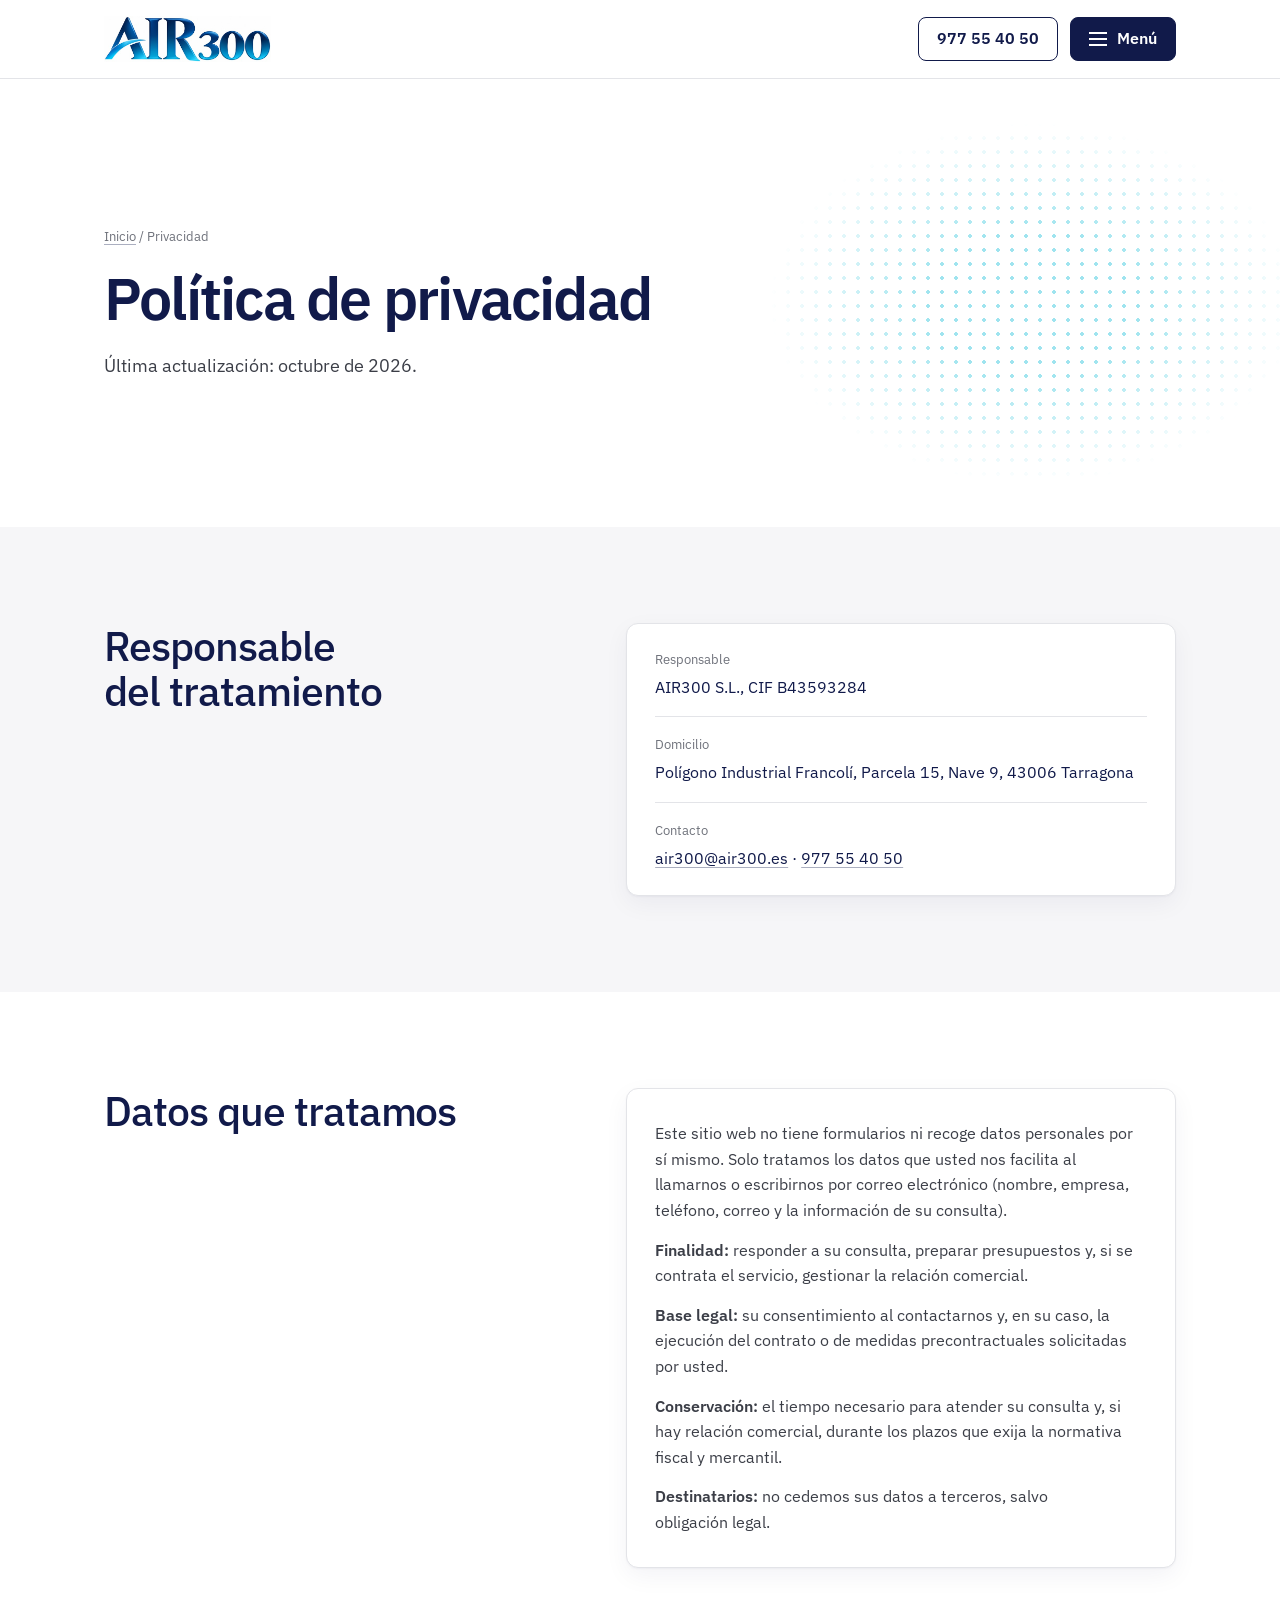
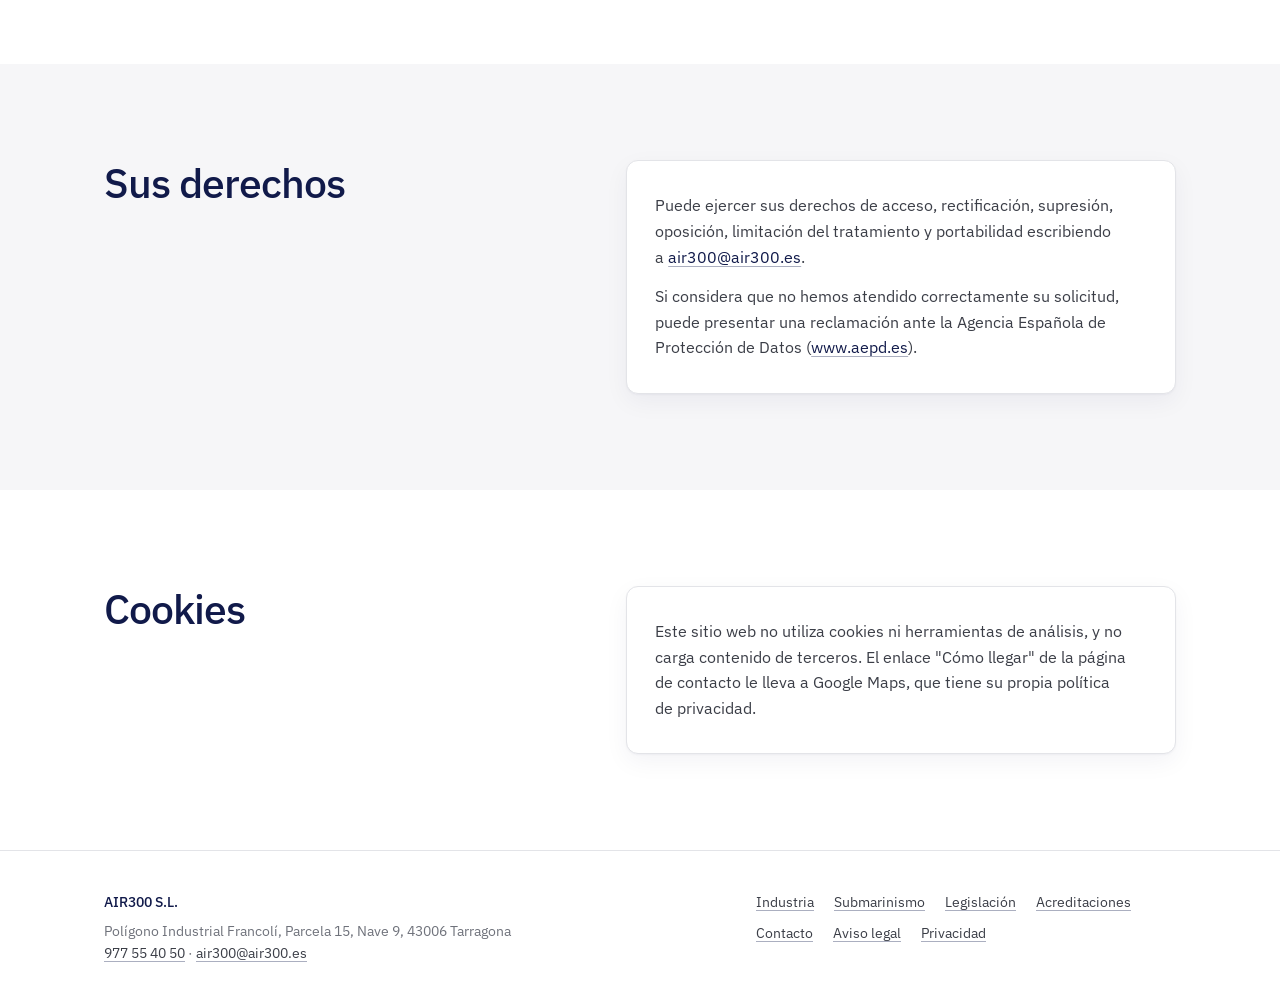
<file: privacidad.html>
<!doctype html>
<html lang="es">
<head>
<meta charset="utf-8">
<meta name="viewport" content="width=device-width, initial-scale=1">
<meta name="robots" content="noindex, nofollow">
<title>Política de privacidad | AIR300</title>
<meta name="description" content="Política de privacidad y cookies del sitio web de AIR300 S.L.">
<link rel="icon" href="img/favicon.png" type="image/png">
<link rel="apple-touch-icon" href="img/apple-touch-icon.png">
<meta name="theme-color" content="#111A4A">
<meta property="og:type" content="website">
<meta property="og:locale" content="es_ES">
<meta property="og:site_name" content="AIR300">
<meta property="og:title" content="Política de privacidad | AIR300">
<meta property="og:description" content="Política de privacidad y cookies del sitio web de AIR300 S.L.">
<meta property="og:image" content="https://ahoes.github.io/air300-column/img/compartir.jpg?v=2">
<link rel="stylesheet" href="css/estilos.css?v=2026-10-17">
<link rel="stylesheet" href="css/column.css?v=6">
</head>
<body class="column">

<a class="saltar" href="#contenido">Saltar al contenido</a>

<header class="cabecera">
  <div class="contenedor">
    <a class="logo" href="index.html"><img src="img/logo-nuevo.jpg" alt="AIR300, inicio"></a>
    <!-- En móvil el menú se abre con el botón "Menú" (atributo popover: sin JavaScript) -->
    <nav class="menu" id="menu" aria-label="Principal" popover>
      <a href="index.html">Inicio</a>
      <a href="industria.html">Industria</a>
      <a href="submarinismo.html">Submarinismo</a>
      <a href="legislacion.html">Legislación</a>
      <a href="acreditaciones.html">Acreditaciones</a>
      <a href="contacto.html">Contacto</a>
    </nav>
    <a class="cabecera-tel" href="tel:+34977554050"><span class="oculto">Teléfono: </span><span class="tel-largo">977 55 40 50</span><span class="tel-corto" aria-hidden="true">Llamar</span></a>
    <button class="menu-boton" type="button" popovertarget="menu" aria-controls="menu"><span class="menu-icono" aria-hidden="true"></span>Menú</button>
  </div>
</header>

<main id="contenido" class="c">
  <section class="c-hero c-hero-interior">
    <div class="c-contenedor c-hero-rejilla">
      <div class="c-hero-texto">
        <nav class="migas" aria-label="Migas de pan"><a href="index.html">Inicio</a> / <span aria-current="page">Privacidad</span></nav>
        <h1>Política de privacidad</h1>
        <p>Última actualización: octubre de 2026.</p>
      </div>
      <div class="c-hero-visual" aria-hidden="true"></div>
    </div>
  </section>

  <section class="c-bloque">
    <div class="c-contenedor c-dos c-dos-panel">
      <div class="c-dos-texto">
        <h2>Responsable del tratamiento</h2>
      </div>
      <div class="c-panel">
        <dl class="documento-datos">
        <div><dt>Responsable</dt><dd>AIR300 S.L., CIF B43593284</dd></div>
        <div><dt>Domicilio</dt><dd>Polígono Industrial Francolí, Parcela 15, Nave 9, 43006 Tarragona</dd></div>
        <div><dt>Contacto</dt><dd><a href="mailto:air300@air300.es">air300@air300.es</a> · <a href="tel:+34977554050">977 55 40 50</a></dd></div>
      </dl>
      </div>
    </div>
  </section>
  <section class="c-bloque c-bloque-blanco">
    <div class="c-contenedor c-dos c-dos-panel">
      <div class="c-dos-texto">
        <h2>Datos que tratamos</h2>
      </div>
      <div class="c-panel">
        <div class="legal">
        <p>Este sitio web no tiene formularios ni recoge datos personales por sí mismo. Solo tratamos los datos que usted nos facilita al llamarnos o escribirnos por correo electrónico (nombre, empresa, teléfono, correo y la información de su consulta).</p>
        <p><strong>Finalidad:</strong> responder a su consulta, preparar presupuestos y, si se contrata el servicio, gestionar la relación comercial.</p>
        <p><strong>Base legal:</strong> su consentimiento al contactarnos y, en su caso, la ejecución del contrato o de medidas precontractuales solicitadas por usted.</p>
        <p><strong>Conservación:</strong> el tiempo necesario para atender su consulta y, si hay relación comercial, durante los plazos que exija la normativa fiscal y mercantil.</p>
        <p><strong>Destinatarios:</strong> no cedemos sus datos a terceros, salvo obligación legal.</p>
      </div>
      </div>
    </div>
  </section>
  <section class="c-bloque">
    <div class="c-contenedor c-dos c-dos-panel">
      <div class="c-dos-texto">
        <h2>Sus derechos</h2>
      </div>
      <div class="c-panel">
        <div class="legal">
        <p>Puede ejercer sus derechos de acceso, rectificación, supresión, oposición, limitación del tratamiento y portabilidad escribiendo a <a href="mailto:air300@air300.es">air300@air300.es</a>.</p>
        <p>Si considera que no hemos atendido correctamente su solicitud, puede presentar una reclamación ante la Agencia Española de Protección de Datos (<a href="https://www.aepd.es">www.aepd.es</a>).</p>
      </div>
      </div>
    </div>
  </section>
  <section class="c-bloque c-bloque-blanco">
    <div class="c-contenedor c-dos c-dos-panel">
      <div class="c-dos-texto">
        <h2>Cookies</h2>
      </div>
      <div class="c-panel">
        <div class="legal">
        <p>Este sitio web no utiliza cookies ni herramientas de análisis, y no carga contenido de terceros. El enlace "Cómo llegar" de la página de contacto le lleva a Google Maps, que tiene su propia política de privacidad.</p>
      </div>
      </div>
    </div>
  </section>
</main>

<footer class="c-pie">
  <div class="c-contenedor c-pie-rejilla">
    <div>
      <strong>AIR300 S.L.</strong>
      <p>Polígono Industrial Francolí, Parcela 15, Nave 9, 43006 Tarragona<br><a href="tel:+34977554050">977 55 40 50</a> · <a href="mailto:air300@air300.es">air300@air300.es</a></p>
    </div>
    <nav aria-label="Páginas" class="c-pie-enlaces">
      <a href="industria.html">Industria</a><a href="submarinismo.html">Submarinismo</a><a href="legislacion.html">Legislación</a><a href="acreditaciones.html">Acreditaciones</a><a href="contacto.html">Contacto</a><a href="aviso-legal.html">Aviso legal</a><a href="privacidad.html">Privacidad</a>
    </nav>
  </div>
</footer>

</body>
</html>
</file>
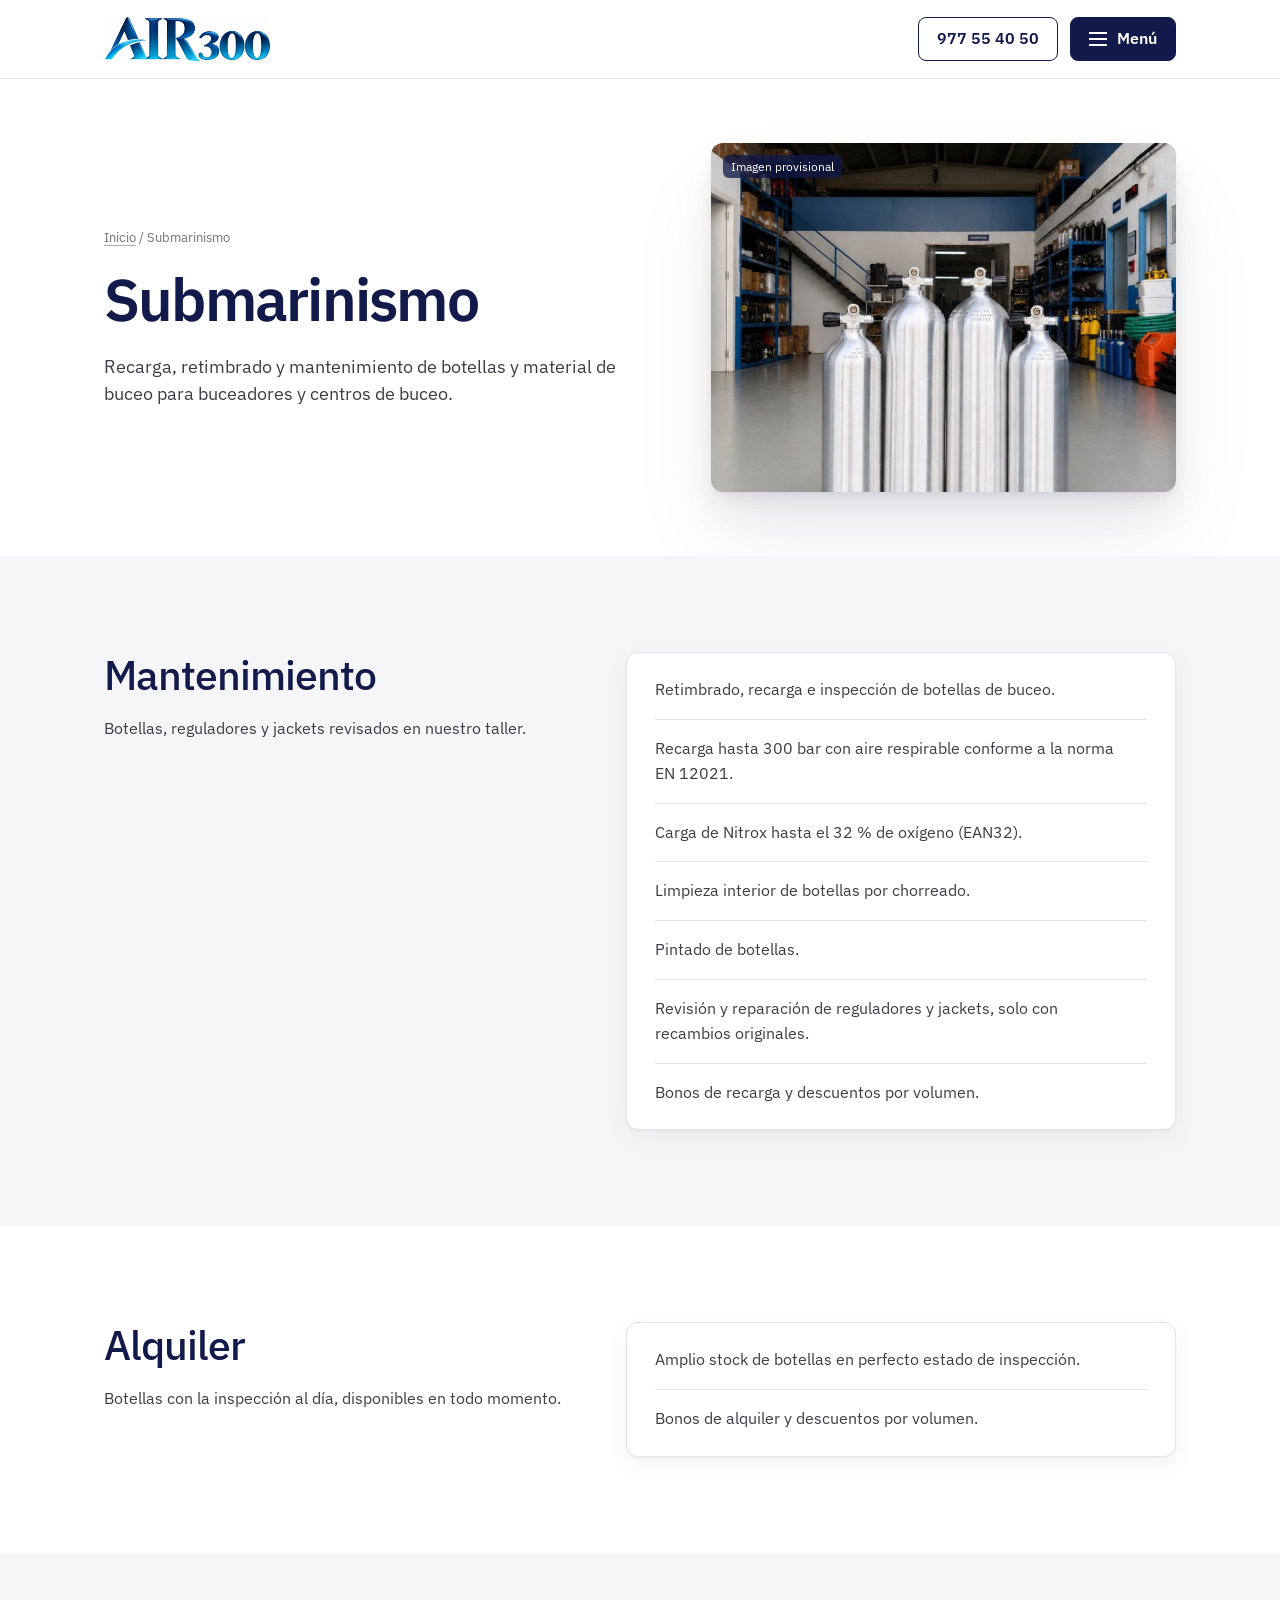
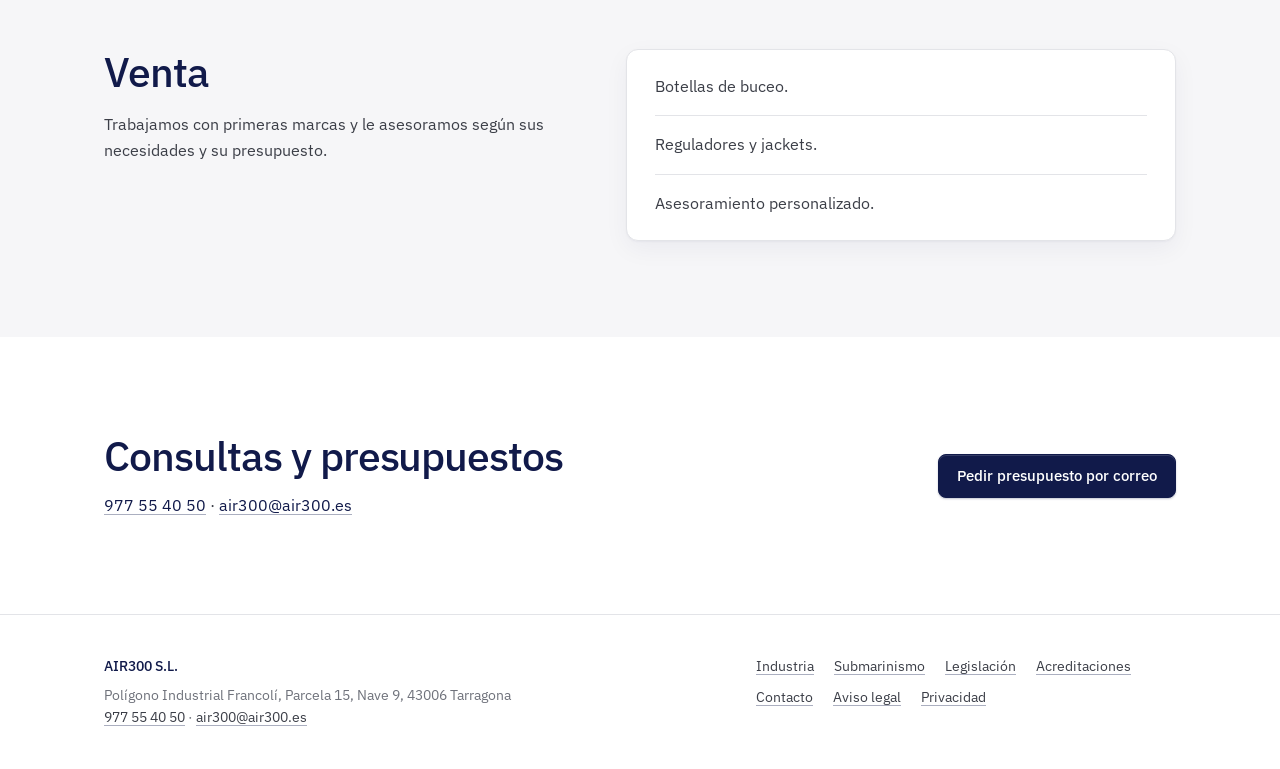
<file: submarinismo.html>
<!doctype html>
<html lang="es">
<head>
<meta charset="utf-8">
<meta name="viewport" content="width=device-width, initial-scale=1">
<meta name="robots" content="noindex, nofollow">
<title>Submarinismo | AIR300</title>
<meta name="description" content="Retimbrado, recarga de aire y Nitrox hasta el 32 % e inspección de botellas de buceo, revisión de reguladores y jackets, alquiler y venta de material de submarinismo en Tarragona.">
<link rel="icon" href="img/favicon.png" type="image/png">
<link rel="apple-touch-icon" href="img/apple-touch-icon.png">
<meta name="theme-color" content="#111A4A">
<meta property="og:type" content="website">
<meta property="og:locale" content="es_ES">
<meta property="og:site_name" content="AIR300">
<meta property="og:title" content="Submarinismo | AIR300">
<meta property="og:description" content="Retimbrado, recarga de aire y Nitrox hasta el 32 % e inspección de botellas de buceo, revisión de reguladores y jackets, alquiler y venta de material de submarinismo en Tarragona.">
<meta property="og:image" content="https://ahoes.github.io/air300-column/img/compartir.jpg?v=2">
<link rel="stylesheet" href="css/estilos.css?v=2026-10-17">
<link rel="stylesheet" href="css/column.css?v=6">
</head>
<body class="column">

<a class="saltar" href="#contenido">Saltar al contenido</a>

<header class="cabecera">
  <div class="contenedor">
    <a class="logo" href="index.html"><img src="img/logo-nuevo.jpg" alt="AIR300, inicio"></a>
    <!-- En móvil el menú se abre con el botón "Menú" (atributo popover: sin JavaScript) -->
    <nav class="menu" id="menu" aria-label="Principal" popover>
      <a href="index.html">Inicio</a>
      <a href="industria.html">Industria</a>
      <a href="submarinismo.html" aria-current="page">Submarinismo</a>
      <a href="legislacion.html">Legislación</a>
      <a href="acreditaciones.html">Acreditaciones</a>
      <a href="contacto.html">Contacto</a>
    </nav>
    <a class="cabecera-tel" href="tel:+34977554050"><span class="oculto">Teléfono: </span><span class="tel-largo">977 55 40 50</span><span class="tel-corto" aria-hidden="true">Llamar</span></a>
    <button class="menu-boton" type="button" popovertarget="menu" aria-controls="menu"><span class="menu-icono" aria-hidden="true"></span>Menú</button>
  </div>
</header>

<main id="contenido" class="c">
  <section class="c-hero c-hero-interior">
    <div class="c-contenedor c-hero-rejilla">
      <div class="c-hero-texto">
      <nav class="migas" aria-label="Migas de pan"><a href="index.html">Inicio</a> / <span aria-current="page">Submarinismo</span></nav>
      <h1>Submarinismo</h1>
      <p>Recarga, retimbrado y mantenimiento de botellas y material de buceo para buceadores y centros de buceo.</p>
      </div>
      <div class="c-hero-foto c-tarjeta-foto alterna provisional">
      <img src="img/taller-botellas.jpg" alt="Botellas de buceo en el taller">
      <img src="img/taller-compresores.jpg" alt="Compresores de aire respirable y equipo de mezcla de Nitrox en la sala de carga">
    </div>
    </div>
  </section>

  <section class="c-bloque">
    <div class="c-contenedor c-dos c-dos-panel">
      <div class="c-dos-texto">
        <h2>Mantenimiento</h2>
        <p>Botellas, reguladores y jackets revisados en nuestro taller.</p>
      </div>
      <div class="c-panel">
        <ul class="lista">
        <li>Retimbrado, recarga e inspección de botellas de buceo.</li>
        <li>Recarga hasta 300 bar con aire respirable conforme a la norma EN 12021.</li>
        <li>Carga de Nitrox hasta el 32 % de oxígeno (EAN32).</li>
        <li>Limpieza interior de botellas por chorreado.</li>
        <li>Pintado de botellas.</li>
        <li>Revisión y reparación de reguladores y jackets, solo con recambios originales.</li>
        <li>Bonos de recarga y descuentos por volumen.</li>
      </ul>
      </div>
    </div>
  </section>
  <section class="c-bloque c-bloque-blanco">
    <div class="c-contenedor c-dos c-dos-panel">
      <div class="c-dos-texto">
        <h2>Alquiler</h2>
        <p>Botellas con la inspección al día, disponibles en todo momento.</p>
      </div>
      <div class="c-panel">
        <ul class="lista">
        <li>Amplio stock de botellas en perfecto estado de inspección.</li>
        <li>Bonos de alquiler y descuentos por volumen.</li>
      </ul>
      </div>
    </div>
  </section>
  <section class="c-bloque">
    <div class="c-contenedor c-dos c-dos-panel">
      <div class="c-dos-texto">
        <h2>Venta</h2>
        <p>Trabajamos con primeras marcas y le asesoramos según sus necesidades y su presupuesto.</p>
      </div>
      <div class="c-panel">
        <ul class="lista">
        <li>Botellas de buceo.</li>
        <li>Reguladores y jackets.</li>
        <li>Asesoramiento personalizado.</li>
      </ul>
      </div>
    </div>
  </section>
  <section class="c-bloque c-bloque-blanco">
    <div class="c-contenedor c-cierre">
      <div>
        <h2>Consultas y presupuestos</h2>
        <p><a href="tel:+34977554050">977 55 40 50</a> · <a href="mailto:air300@air300.es">air300@air300.es</a></p>
      </div>
      <div class="c-cierre-botones"><a class="c-boton" href="mailto:air300@air300.es?subject=Consulta%20de%20submarinismo&amp;body=Nombre%20o%20centro%20de%20buceo%3A%0D%0ATel%C3%A9fono%3A%0D%0AN%C3%BAmero%20y%20tipo%20de%20botellas%3A%0D%0AServicio%20(recarga%20de%20aire%2C%20Nitrox%2C%20retimbrado%2C%20reguladores)%3A%0D%0A">Pedir presupuesto por correo</a></div>
    </div>
  </section>
</main>

<footer class="c-pie">
  <div class="c-contenedor c-pie-rejilla">
    <div>
      <strong>AIR300 S.L.</strong>
      <p>Polígono Industrial Francolí, Parcela 15, Nave 9, 43006 Tarragona<br><a href="tel:+34977554050">977 55 40 50</a> · <a href="mailto:air300@air300.es">air300@air300.es</a></p>
    </div>
    <nav aria-label="Páginas" class="c-pie-enlaces">
      <a href="industria.html">Industria</a><a href="submarinismo.html">Submarinismo</a><a href="legislacion.html">Legislación</a><a href="acreditaciones.html">Acreditaciones</a><a href="contacto.html">Contacto</a><a href="aviso-legal.html">Aviso legal</a><a href="privacidad.html">Privacidad</a>
    </nav>
  </div>
</footer>

</body>
</html>
</file>
<file: css/estilos.css>
/* AIR300 S.L. – estilos generales */

/* Fuente IBM Plex Sans alojada en la propia web (fonts/, licencia SIL Open Font License) */
@font-face { font-family: "IBM Plex Sans"; font-style: normal; font-weight: 400; font-display: swap; src: url("../fonts/ibm-plex-sans-400.woff2") format("woff2"); }
@font-face { font-family: "IBM Plex Sans"; font-style: normal; font-weight: 500; font-display: swap; src: url("../fonts/ibm-plex-sans-500.woff2") format("woff2"); }
@font-face { font-family: "IBM Plex Sans"; font-style: normal; font-weight: 600; font-display: swap; src: url("../fonts/ibm-plex-sans-600.woff2") format("woff2"); }

:root {
  --ease-out: cubic-bezier(0.23, 1, 0.32, 1);       /* entradas y respuestas: arranca rápido */
  --ease-in-out: cubic-bezier(0.77, 0, 0.175, 1);   /* cosas que se transforman en pantalla */
  --azul-noche: #0B1E2E;
  --azul-acero: #1F5A80;
  --texto: #1A1F24;
  --texto-suave: #333A41;
  --gris: #5A636B;
  --gris-claro: #A7B3BD;
  --linea: rgba(11, 30, 46, 0.14);
  --linea-oscura: rgba(11, 30, 46, 0.22);
  --fondo-gris: #F2F3F4;
  --fondo: #DCEBF5;          /* fondo general: azul claro de la fachada de la nave */
  --fondo-medio: #CCDFEE;    /* franjas alternas */
  --panel: #FFFFFF;          /* paneles de contenido sobre el fondo azul */
  --azul-claro: #8EC3E6;     /* azul de la chapa de la fachada, para detalles */
  --azul-pizarra: #1F3A52;   /* bloque destacado de la portada */
  --texto-sobre-oscuro: #C9D3DC;
  --ancho: 1160px;
}

*, *::before, *::after { box-sizing: border-box; }

/* Fondo de la ventana igual que el pie: en páginas cortas no queda una franja clara debajo */
html { background: var(--azul-noche); }

/* Tamaños de letra en rem para respetar el tamaño elegido en el navegador (1rem = 16px por defecto) */
body {
  margin: 0;
  font-family: "IBM Plex Sans", "Helvetica Neue", Helvetica, Arial, sans-serif;
  font-size: 1rem;
  line-height: 1.6;
  color: var(--texto);
  background: var(--fondo);
}

img { max-width: 100%; height: auto; display: block; }

a { color: var(--azul-acero); }
a:hover { color: var(--azul-noche); }
a:focus-visible { outline: 2px solid var(--azul-acero); outline-offset: 3px; }

h1, h2, h3 { color: var(--azul-noche); font-weight: 600; line-height: 1.25; margin: 0; }
h1 { font-size: 2.125rem; }
h2 { font-size: 1.5rem; }
h3 { font-size: 1.0625rem; }
p { margin: 0; }

.contenedor { max-width: var(--ancho); margin: 0 auto; padding: 0 24px; }

/* Accesibilidad: enlace para saltar el menú y texto solo para lectores de pantalla */
.saltar {
  position: absolute; left: 16px; top: -100px; z-index: 10;
  padding: 10px 16px; background: var(--azul-noche); color: #FFFFFF;
}
.saltar:focus { top: 16px; color: #FFFFFF; }
.oculto {
  position: absolute; width: 1px; height: 1px; overflow: hidden;
  clip: rect(0 0 0 0); clip-path: inset(50%); white-space: nowrap;
}

/* Cabecera: logo, teléfono y botón "Menú"; el menú se despliega en un panel (atributo popover, sin JavaScript) */
/* Fija arriba en todas las pantallas: el panel del menú se abre justo debajo */
.cabecera { position: sticky; top: 0; z-index: 20; border-bottom: 1px solid var(--linea); background: #FFFFFF; }
.cabecera .contenedor { display: flex; align-items: center; flex-wrap: nowrap; gap: 12px; height: 78px; padding-top: 0; padding-bottom: 0; }
.logo { margin-right: auto; }
.logo img { height: 46px; }

/* Teléfono con contorno y botón "Menú" relleno, misma altura */
.cabecera-tel, .menu-boton {
  display: inline-flex; align-items: center; min-height: 44px; padding: 0 18px;
  border: 1.5px solid var(--azul-noche); font: inherit; font-weight: 600; text-decoration: none; white-space: nowrap;
  transition: background-color 0.2s ease-out, color 0.2s ease-out;
}
.cabecera-tel { order: 0; margin-left: 0; background: transparent; color: var(--azul-noche); }
.cabecera-tel:hover { background: var(--azul-noche); border-color: var(--azul-noche); color: #FFFFFF; }
.menu-boton { background: var(--azul-noche); color: #FFFFFF; cursor: pointer; }
.menu-boton:hover { background: var(--azul-acero); border-color: var(--azul-acero); }
.menu-boton:focus-visible { outline: 2px solid var(--azul-acero); outline-offset: 3px; }
/* Tres rayas junto a "Menú"; con el menú abierto se convierten en una X */
.menu-boton { gap: 10px; }
.menu-icono, .menu-icono::before, .menu-icono::after {
  display: block; width: 18px; height: 2px; background: currentColor; transition: transform 0.24s var(--ease-in-out), background-color 0.12s ease;
}
.menu-icono { position: relative; }
.menu-icono::before, .menu-icono::after { content: ""; position: absolute; left: 0; }
.menu-icono::before { top: -6px; }
.menu-icono::after { top: 6px; }
.menu:popover-open ~ .menu-boton .menu-icono { background: transparent; }
.menu:popover-open ~ .menu-boton .menu-icono::before { transform: translateY(6px) rotate(45deg); }
.menu:popover-open ~ .menu-boton .menu-icono::after { transform: translateY(-6px) rotate(-45deg); }
.tel-corto { display: none; }

/* Panel del menú: se despliega bajo la cabecera, sobre azul noche */
/* Abre en 220 ms y cierra en 150 ms (cerrar siempre más rápido que abrir); con transiciones, no con fotogramas fijos,
   para que un doble clic rápido no haga saltar el panel */
.menu[popover] {
  display: none; position: fixed; inset: 78px 0 auto 0; width: 100%; height: auto; margin: 0; border: 0; overflow: visible;
  grid-template-columns: repeat(3, minmax(0, 1fr)); column-gap: 48px;
  padding: 16px max(24px, calc((100vw - var(--ancho)) / 2 + 24px)) 32px;
  background: var(--azul-noche); box-shadow: 0 16px 32px rgba(11, 30, 46, 0.25);
  opacity: 0; transform: translateY(-8px);
  transition: opacity 0.15s var(--ease-out), transform 0.15s var(--ease-out), display 0.15s allow-discrete, overlay 0.15s allow-discrete;
}
.menu[popover]:popover-open { display: grid; opacity: 1; transform: none; transition-duration: 0.22s; }
@starting-style { .menu[popover]:popover-open { opacity: 0; transform: translateY(-8px); } }
.menu[popover] a {
  padding: 12px 0; font-size: 1rem; font-weight: 500; color: #FFFFFF; text-decoration: none;
  border-bottom: 1px solid rgba(255, 255, 255, 0.14); transition: color 0.2s ease-out;
}
.menu[popover] a:hover { color: var(--azul-claro); }
.menu[popover] a[aria-current="page"] { color: var(--azul-claro); }
.menu a:focus-visible { outline-color: #FFFFFF; }
.menu[popover]::backdrop {
  background-color: rgba(11, 30, 46, 0);
  transition: background-color 0.2s var(--ease-out), display 0.2s allow-discrete, overlay 0.2s allow-discrete;
}
.menu[popover]:popover-open::backdrop { background-color: rgba(11, 30, 46, 0.35); }
@starting-style { .menu[popover]:popover-open::backdrop { background-color: rgba(11, 30, 46, 0); } }

@media (max-width: 640px) {
  .cabecera .contenedor { gap: 8px; height: 68px; }
  .logo img { height: 40px; }
  .cabecera-tel, .menu-boton { padding: 0 14px; }
  .tel-largo { display: none; }
  .tel-corto { display: inline; }
  .menu[popover] { inset: 68px 0 auto 0; grid-template-columns: 1fr; padding: 8px 16px 24px; }
  .menu[popover] a { padding: 14px 0; font-size: 1.125rem; }
}

/* Portada */
.portada { background: var(--azul-noche); border-bottom: 4px solid var(--azul-claro); }
.portada img { width: 100%; height: 460px; object-fit: cover; }

/* Fotos de las páginas interiores */
.foto { position: relative; margin-top: 32px; margin-bottom: 24px; }
.foto img { width: 100%; height: 340px; object-fit: cover; }

/* Marca de imagen provisional: quitar la clase "provisional" al poner la foto real */
.provisional { position: relative; }
.provisional::after {
  content: "Imagen provisional"; position: absolute; top: 12px; left: 12px;
  padding: 2px 8px; font-size: 0.75rem; color: #FFFFFF; background: rgba(11, 30, 46, 0.8);
}

/* Datos que faltan por confirmar: se ven resaltados para revisarlos */
.pendiente { background: #FFF1B8; padding: 0 4px; }

.bloque { padding-top: 64px; padding-bottom: 64px; }
.bloque-gris { background: var(--fondo-medio); border-top: 1px solid var(--linea-oscura); border-bottom: 1px solid var(--linea-oscura); }
.bloque-titulo { margin-bottom: 28px; }

.dos-columnas { display: flex; flex-wrap: wrap; gap: 48px; }
.dos-columnas > :first-child { flex: 1 1 380px; }
.dos-columnas > :last-child { flex: 1 1 520px; }
.texto { display: flex; flex-direction: column; gap: 16px; color: var(--texto-suave); }

/* Sectores */
.sectores { display: grid; grid-template-columns: repeat(auto-fit, minmax(min(240px, 100%), 1fr)); gap: 32px; }
.sector { display: flex; flex-direction: column; gap: 12px; padding-bottom: 20px; background: var(--panel); }
.sector h3, .sector p { padding: 0 20px; }
.sector img { width: 100%; height: 170px; object-fit: cover; }
.sector p { font-size: 0.9375rem; color: var(--texto-suave); }
.sectores-grandes .sector img { height: 300px; }
.sector h3 a { color: inherit; text-underline-offset: 3px; }
.sector h3 a:hover { color: var(--azul-acero); }

/* Autorización y documentación (portada) */
.calidad { background: var(--azul-pizarra); color: var(--texto-sobre-oscuro); border-bottom: 1px solid #2E4A63; }
.calidad .contenedor { display: flex; flex-wrap: wrap; gap: 48px; padding-top: 56px; padding-bottom: 56px; }
.calidad .columna { display: flex; flex-direction: column; gap: 12px; }
.calidad .columna:first-child { flex: 1 1 480px; }
.calidad .columna:last-child { flex: 1 1 360px; }
.calidad h2, .calidad strong { color: #FFFFFF; }
.calidad a { color: #FFFFFF; font-weight: 500; text-underline-offset: 3px; }
.calidad a:hover { color: var(--texto-sobre-oscuro); }
.calidad a:focus-visible { outline-color: #FFFFFF; }

/* Pie */
.pie { background: var(--azul-noche); color: var(--gris-claro); border-top: 1px solid #22384A; font-size: 0.8125rem; }
.pie .contenedor { display: flex; flex-wrap: wrap; justify-content: space-between; gap: 12px; padding-top: 18px; padding-bottom: 18px; }
.pie a { color: var(--gris-claro); }

/* Páginas interiores: industria, submarinismo, contacto, legislación y acreditaciones */
/* Introducción sobre franja azul marino a todo el ancho (la sombra extiende el fondo fuera del contenedor) */
.intro {
  padding-top: 72px; padding-bottom: 64px; margin-bottom: 40px;
  background: var(--azul-noche); box-shadow: 0 0 0 100vmax var(--azul-noche); clip-path: inset(0 -100vmax);
}
.migas { font-size: 0.8125rem; color: var(--gris-claro); margin-bottom: 12px; }
.migas a { color: var(--gris-claro); }
.migas a:hover { color: #FFFFFF; }
.migas a:focus-visible, .intro a:focus-visible, .pagina-hero a:focus-visible { outline-color: #FFFFFF; }
.intro h1, .pagina-hero h1 {
  margin-bottom: 16px; color: #FFFFFF; text-wrap: balance;
  font-size: clamp(2rem, 1.3rem + 2.4vw, 3rem); line-height: 1.1; letter-spacing: -0.01em;
}
.intro p, .pagina-hero p { max-width: 640px; font-size: 1.0625rem; color: var(--texto-sobre-oscuro); }
.intro .pendiente { color: var(--texto); }

/* Cabecera partida: texto sobre azul noche alineado con el contenido, foto de la mitad hasta el borde derecho */
.pagina-hero {
  display: grid; margin-bottom: 40px; background: var(--azul-noche);
  grid-template-columns: minmax(24px, 1fr) minmax(0, calc(var(--ancho) * 0.58 - 24px)) minmax(0, calc(var(--ancho) * 0.42 - 24px)) minmax(24px, 1fr);
}
.pagina-hero-texto { grid-column: 2; display: flex; flex-direction: column; justify-content: flex-end; padding: 72px 48px 64px 0; }
.pagina-hero-foto { grid-column: 3 / 5; position: relative; min-height: clamp(320px, 42vh, 400px); }
.pagina-hero-foto img { position: absolute; inset: 0; width: 100%; height: 100%; object-fit: cover; }

/* Fotos que se alternan (Industria y Submarinismo): una encima de otra; la de arriba aparece y desaparece con un fundido */
.alterna::after { z-index: 2; }
.alterna img:nth-child(2) { opacity: 0; }

/* Bloques de contenido: sin paneles, separados por un filete azul noche como en la portada */
.documentos { padding-bottom: 64px; }
.documento {
  display: flex; flex-wrap: wrap; gap: 24px 64px;
  padding: 40px 0 48px; border-top: 2px solid var(--azul-noche);
}
.documento-resumen { flex: 1 1 300px; display: flex; flex-direction: column; gap: 12px; }
.documento-resumen h2 { font-size: clamp(1.5rem, 1.2rem + 0.9vw, 2rem); line-height: 1.15; }
.documento-resumen p { color: var(--texto-suave); }
.documento-miniatura { display: block; width: 180px; margin-top: 8px; border: 1px solid var(--linea-oscura); }
.documento-miniatura:hover { border-color: var(--azul-noche); }
.documento-datos { flex: 2 1 520px; margin: 0; }
.documento-datos div { display: flex; flex-wrap: wrap; gap: 4px 24px; padding: 14px 0; border-bottom: 1px solid var(--linea-oscura); }
.documento-datos dt { flex: 0 1 220px; font-size: 0.8125rem; color: var(--gris); padding-top: 2px; }
.documento-datos dd { flex: 1 1 360px; margin: 0; color: var(--azul-noche); }

.legal { flex: 2 1 520px; display: flex; flex-direction: column; gap: 14px; color: var(--texto-suave); }

.lista { flex: 2 1 520px; margin: 0; padding: 0; list-style: none; }
.lista li { padding: 14px 0; border-bottom: 1px solid var(--linea-oscura); font-size: 1.0625rem; color: var(--azul-noche); }
.lista li:first-child { padding-top: 4px; }

/* Bloque de consulta con botón de presupuesto */
.consulta {
  display: flex; flex-wrap: wrap; align-items: center; justify-content: space-between; gap: 16px 32px;
  padding: 24px 36px; background: var(--azul-noche); color: var(--texto-sobre-oscuro);
}
.consulta a:not(.boton) { color: #FFFFFF; }
.consulta a:focus-visible { outline-color: #FFFFFF; }
.consulta .boton { margin-top: 0; }

/* Contacto */
.contacto-foto { flex: 2 1 420px; display: flex; flex-direction: column; gap: 16px; }
.contacto-foto .foto { margin-top: 0; }
.contacto-foto .foto img { height: 300px; }

.boton {
  align-self: flex-start; margin-top: 8px;
  display: inline-flex; align-items: center; min-height: 44px; padding: 0 18px;
  border: 1px solid var(--azul-noche); background: var(--azul-noche); color: #FFFFFF;
  text-decoration: none; font-weight: 600;
}
.boton:hover { background: var(--azul-acero); border-color: var(--azul-acero); color: #FFFFFF; }
/* Sobre fondo oscuro, botón blanco */
.consulta .boton { background: #FFFFFF; border-color: #FFFFFF; color: var(--azul-noche); }
.consulta .boton:hover { background: var(--azul-claro); border-color: var(--azul-claro); color: var(--azul-noche); }

/* ===== Portada: taller a la vista ===== */
/* Imagen a todo el ancho con el texto encima; imagen y capa ocupan la misma celda de la rejilla */
.hero { display: grid; background: var(--azul-noche); overflow: hidden; }
.hero > * { grid-area: 1 / 1; }
.hero-imagen img { width: 100%; height: clamp(420px, 62vh, 560px); object-fit: cover; }
.hero-imagen::after { z-index: 2; }
.hero-capa {
  z-index: 1; display: flex; align-items: flex-end;
  background: linear-gradient(90deg, rgba(11, 30, 46, 0.95) 0%, rgba(11, 30, 46, 0.86) 36%, rgba(11, 30, 46, 0.42) 66%, rgba(11, 30, 46, 0.1) 100%);
}
.hero-texto { width: 100%; display: flex; flex-direction: column; gap: 20px; padding-top: 80px; padding-bottom: 64px; }
.hero h1 {
  max-width: 660px; color: #FFFFFF; text-wrap: balance;
  font-size: clamp(2.25rem, 1.3rem + 3.2vw, 3.75rem); line-height: 1.08; letter-spacing: -0.015em;
}
.hero p { max-width: 560px; font-size: 1.125rem; color: var(--texto-sobre-oscuro); }
.franja-sector h2 a:focus-visible { outline-color: #FFFFFF; }

/* Sectores: dos fotos grandes, de borde a borde; toda la foto es enlace */
.franja-sectores {
  display: grid; grid-template-columns: repeat(auto-fit, minmax(min(420px, 100%), 1fr));
  gap: 2px; background: var(--azul-noche);
}
.franja-sector { position: relative; display: grid; overflow: hidden; }
.franja-sector > * { grid-area: 1 / 1; }
.franja-sector-foto img { width: 100%; height: clamp(320px, 30vw, 440px); object-fit: cover; }
.franja-sector-texto {
  z-index: 1; align-self: end; display: flex; flex-direction: column; gap: 8px; padding: 112px 40px 36px;
  background: linear-gradient(to top, rgba(11, 30, 46, 0.94) 0%, rgba(11, 30, 46, 0.72) 55%, rgba(11, 30, 46, 0) 100%);
}
.franja-sector h2 { color: #FFFFFF; font-size: clamp(1.5rem, 1.1rem + 1.2vw, 2.125rem); line-height: 1.15; }
.franja-sector h2 a { color: #FFFFFF; text-decoration: none; text-underline-offset: 5px; }
.franja-sector h2 a::before { content: ""; position: absolute; inset: 0; z-index: 3; }
.franja-sector:hover h2 a { text-decoration: underline; }
.franja-sector p { max-width: 460px; color: var(--texto-sobre-oscuro); }

/* Servicios del taller: lista con filetes, sin tarjetas */
.inicio-servicios {
  display: grid; grid-template-columns: minmax(0, 5fr) minmax(0, 7fr); gap: 28px 64px;
  padding-top: 80px; padding-bottom: 80px;
}
.inicio-servicios-titulo { display: flex; flex-direction: column; gap: 12px; }
.inicio-servicios h2 { font-size: clamp(1.625rem, 1.2rem + 1.2vw, 2.25rem); line-height: 1.15; }
.inicio-servicios-titulo p { max-width: 380px; color: var(--texto-suave); }
.inicio-servicios ul { margin: 0; padding: 0; list-style: none; border-top: 2px solid var(--azul-noche); }
.inicio-servicios li { padding: 16px 0; border-bottom: 1px solid var(--linea-oscura); font-size: 1.0625rem; color: var(--azul-noche); }

@media (max-width: 860px) {
  .inicio-servicios { grid-template-columns: 1fr; }
}

@media (max-width: 640px) {
  /* En móvil la imagen va arriba y el texto debajo, sobre azul noche */
  .hero > * { grid-area: auto; }
  .hero-imagen img { min-height: 0; height: 240px; }
  .hero-capa { background: var(--azul-noche); }
  .contenedor.hero-texto { gap: 16px; padding-top: 32px; padding-bottom: 40px; }
  .hero p { font-size: 1rem; }
  .franja-sector-foto img { height: 360px; }
  .franja-sector-texto { padding: 88px 20px 24px; }
  .contenedor.inicio-servicios { padding-top: 48px; padding-bottom: 48px; }
}

/* Móvil */
@media (max-width: 640px) {
  .contenedor { padding: 0 16px; }
  h1 { font-size: 1.75rem; }
  h2 { font-size: 1.375rem; }

  .portada img { height: 260px; }
  .foto img, .contacto-foto .foto img { height: 200px; }
  /* Cabecera partida en móvil: foto arriba, texto debajo */
  .pagina-hero { grid-template-columns: 1fr; margin-bottom: 28px; }
  .pagina-hero-foto { grid-column: 1; grid-row: 1; min-height: 0; }
  .pagina-hero-foto img { position: static; height: 240px; }
  .pagina-hero-texto { grid-column: 1; padding: 28px 16px 36px; }
  .pagina-hero-foto.alterna { min-height: 240px; }
  .pagina-hero-foto.alterna img { position: absolute; height: 100%; }

  .bloque { padding-top: 40px; padding-bottom: 40px; }
  .bloque-titulo { margin-bottom: 20px; }
  .dos-columnas { gap: 20px; }
  .sectores { gap: 28px; }
  .sectores-grandes .sector img { height: 220px; }
  .calidad .contenedor { gap: 32px; padding-top: 40px; padding-bottom: 40px; }

  .intro { padding-top: 36px; padding-bottom: 36px; margin-bottom: 28px; }
  .documento { padding: 28px 0 36px; }
  .consulta { padding: 20px; }
}

/* ===== Movimiento ===== */
/* Todo es CSS. Si el sistema pide "reducir movimiento", se desactiva al final del archivo. */

html { scroll-behavior: smooth; }

/* Transiciones suaves en enlaces y botones */
.boton { transition: background-color 0.2s ease, color 0.2s ease; }

/* Cabecera fija en pantallas grandes, con sombra al bajar */
html { scroll-padding-top: 90px; }
@media (min-width: 641px) {
  @supports (animation-timeline: scroll()) {
    .cabecera { animation: cabecera-sombra linear both; animation-timeline: scroll(); animation-range: 0 140px; }
  }
}
@keyframes cabecera-sombra { to { box-shadow: 0 2px 14px rgba(11, 30, 46, 0.14); } }

/* Entrada al cargar: la imagen principal se acerca y el texto aparece */
.portada { overflow: hidden; }
.portada img { animation: portada-entrada 0.9s var(--ease-out) both; }
@keyframes portada-entrada { from { transform: scale(1.03); opacity: 0.6; } to { transform: none; opacity: 1; } }

.hero-imagen img { animation: portada-entrada 0.9s var(--ease-out) both; }
.hero-texto > * { animation: subir 0.5s var(--ease-out) both; }
.hero-texto > :nth-child(2) { animation-delay: 0.06s; }
.hero-texto > :nth-child(3) { animation-delay: 0.12s; }
.franja-sector-foto img { transition: transform 0.6s var(--ease-out); }
@media (hover: hover) and (pointer: fine) {
  .franja-sector:has(a):hover .franja-sector-foto img { transform: scale(1.04); }
}

.pagina-hero-texto > *, .intro > h1, .intro > p {
  animation: subir 0.5s var(--ease-out) both;
}
.pagina-hero-texto > :nth-child(2), .intro > h1 { animation-delay: 0.06s; }
.pagina-hero-texto > :nth-child(3), .intro > p { animation-delay: 0.12s; }
.pagina-hero-foto { overflow: hidden; }
.pagina-hero-foto img { animation: portada-entrada 0.9s var(--ease-out) both; }
@keyframes subir { from { opacity: 0; transform: translateY(12px); } to { opacity: 1; transform: none; } }

/* Alternancia de las fotos de Industria y Submarinismo: ciclo de 14 s, fundido de algo más de 1 s y acercamiento lento */
.alterna img { animation: acercar 14s ease-in-out infinite alternate; }
.alterna img:nth-child(2) { animation: alternar 14s ease-in-out infinite, acercar 14s ease-in-out infinite alternate; }
@keyframes alternar { 0%, 42% { opacity: 0; } 50%, 92% { opacity: 1; } 100% { opacity: 0; } }
@keyframes acercar { from { transform: scale(1); } to { transform: scale(1.06); } }

/* Aparición de los bloques al hacer scroll (navegadores que lo admiten; en el resto se ven sin efecto) */
@supports (animation-timeline: view()) {
  .documento, .sector, .calidad .columna, .consulta {
    animation: aparecer linear both;
    animation-timeline: view();
    animation-range: entry 0% entry 45%;
  }
}
@keyframes aparecer { from { opacity: 0; transform: translateY(16px); } to { opacity: 1; transform: none; } }

/* Fotos de sectores: ligero acercamiento al pasar el ratón */
.sector .provisional { overflow: hidden; }
.sector img { transition: transform 0.6s var(--ease-out); }
@media (hover: hover) and (pointer: fine) {
  .sector:hover img { transform: scale(1.05); }
}

/* Respetar la preferencia de reducir movimiento */
@media (prefers-reduced-motion: reduce) {
  html { scroll-behavior: auto; }
  *, *::before, *::after { animation: none !important; transition-property: color, background-color, border-color, opacity !important; }
  .boton:active, .cabecera-tel:active, .menu-boton:active { transform: none; }
}


/* ===== Prueba: retoques de la revisión de diseño ===== */
/* Tipografía: sin palabras sueltas al final de párrafos y titulares; cifras de ancho fijo en datos y teléfonos */
p, li, dd { text-wrap: pretty; }
h2, h3 { text-wrap: balance; }
h2 { letter-spacing: -0.01em; }
.documento-datos dd, .cabecera-tel, a[href^="tel:"] { font-variant-numeric: tabular-nums; }
a[href^="tel:"] { white-space: nowrap; }

/* Superficies azul noche con un grano muy suave para que no se vean planas */
.hero-capa, .pagina-hero, .calidad, .consulta {
  background-image: url("data:image/svg+xml,%3Csvg xmlns='http://www.w3.org/2000/svg' width='160' height='160'%3E%3Cfilter id='g'%3E%3CfeTurbulence type='fractalNoise' baseFrequency='0.85' numOctaves='2' stitchTiles='stitch'/%3E%3CfeColorMatrix values='0 0 0 0 1 0 0 0 0 1 0 0 0 0 1 0 0 0 0.045 0'/%3E%3C/filter%3E%3Crect width='100%25' height='100%25' filter='url(%23g)'/%3E%3C/svg%3E");
}
/* Portada: degradado con caída irregular (sombra radial abajo a la izquierda) en vez de uno lineal uniforme */
.hero-capa {
  background-image:
    url("data:image/svg+xml,%3Csvg xmlns='http://www.w3.org/2000/svg' width='160' height='160'%3E%3Cfilter id='g'%3E%3CfeTurbulence type='fractalNoise' baseFrequency='0.85' numOctaves='2' stitchTiles='stitch'/%3E%3CfeColorMatrix values='0 0 0 0 1 0 0 0 0 1 0 0 0 0 1 0 0 0 0.045 0'/%3E%3C/filter%3E%3Crect width='100%25' height='100%25' filter='url(%23g)'/%3E%3C/svg%3E"),
    radial-gradient(ellipse 70% 90% at 10% 100%, rgba(11, 30, 46, 0.7) 0%, rgba(11, 30, 46, 0) 70%),
    linear-gradient(90deg, rgba(11, 30, 46, 0.92) 0%, rgba(11, 30, 46, 0.78) 34%, rgba(11, 30, 46, 0.3) 68%, rgba(11, 30, 46, 0.06) 100%);
}
@media (max-width: 640px) { .hero-capa { background-color: var(--azul-noche); } }

/* Respiración óptica: un poco más de aire abajo que arriba */
.inicio-servicios { padding-bottom: 104px; }
.calidad .contenedor { padding-top: 64px; padding-bottom: 72px; }

/* Botones: al pulsar se encogen un poco, así se nota que la web ha recibido el toque */
.boton, .cabecera-tel, .menu-boton { transition: background-color 0.2s ease, color 0.2s ease, border-color 0.2s ease, transform 0.16s var(--ease-out); }
.boton:active, .cabecera-tel:active, .menu-boton:active { transform: scale(0.97); }
a, button { -webkit-tap-highlight-color: transparent; }

/* Página 404 */
.error-404 p { max-width: 560px; }
</file>
<file: css/column.css>
/* Prueba de diseño a partir del estilo "Column" (refero.design), adaptado a AIR300:
   azul índigo, fondo casi blanco, tarjetas blancas flotantes, esquinas de 8 px.
   Su verde se cambia por azul océano y su naranja se quita. Solo lo usa prueba-column.html. */

.column {
  --c-indigo: #111A4A;      /* marca, botones, titulares */
  --c-dato: #0C6997;        /* cifras y datos (sustituye al verde del original) */
  --c-cielo: #88DEEB;       /* trama de puntos */
  --c-tinta: #3B3E47;       /* texto */
  --c-gris: #6F727B;        /* texto secundario (algo más oscuro que el original para el contraste) */
  --c-borde: #E3E4E8;
  --c-lienzo: #F6F6F8;
  --c-radio: 8px;
  background: var(--c-lienzo); color: var(--c-tinta);
}
.column .cabecera { border-bottom: 1px solid var(--c-borde); }
.column .cabecera-tel, .column .menu-boton { border-radius: var(--c-radio); }
.column .cabecera-tel { border-color: var(--c-indigo); color: var(--c-indigo); }
.column .menu-boton { background: var(--c-indigo); border-color: var(--c-indigo); }
.column .menu[popover] { background: var(--c-indigo); }

.c-contenedor { max-width: 1200px; margin: 0 auto; padding: 0 clamp(20px, 5vw, 72px); }
.c h1, .c h2, .c h3 { color: var(--c-indigo); }

.c-etiqueta { display: inline-flex; align-items: center; gap: 8px; margin-bottom: 20px; font-size: 0.75rem; font-weight: 500; letter-spacing: 0.06em; text-transform: uppercase; color: var(--c-gris); }
.c-etiqueta span { width: 6px; height: 6px; background: var(--c-dato); }

/* Portada */
.c-hero { background: #FFFFFF; overflow: hidden; }
.c-hero-rejilla { display: grid; grid-template-columns: minmax(0, 5fr) minmax(0, 6fr); gap: 48px; align-items: center; min-height: 600px; padding-top: 72px; padding-bottom: 72px; }
.c-hero h1 { font-size: clamp(2.5rem, 1.6rem + 2.6vw, 3.75rem); font-weight: 600; line-height: 1.02; letter-spacing: -0.03em; text-wrap: balance; }
.c-entrada { margin-top: 24px; max-width: 34rem; font-size: 1.125rem; line-height: 1.5; color: var(--c-tinta); }

.c-hero-visual { position: relative; display: grid; place-items: center; min-height: 460px; }
/* Trama de puntos detrás de la ficha */
.c-hero-visual::before {
  content: ""; position: absolute; inset: -40px -120px -40px 0;
  background-image: radial-gradient(circle, var(--c-cielo) 1.6px, transparent 1.8px); background-size: 14px 14px;
  -webkit-mask-image: radial-gradient(ellipse 60% 60% at 55% 50%, #000 30%, transparent 75%); mask-image: radial-gradient(ellipse 60% 60% at 55% 50%, #000 30%, transparent 75%);
  opacity: 0.8;
}
.c-ficha {
  position: relative; width: min(100%, 400px); padding: 24px; background: #FFFFFF; border-radius: 12px;
  box-shadow: 0 1px 0 rgba(255,255,255,0.8) inset, 0 30px 60px -20px rgba(17, 26, 74, 0.28), 0 12px 24px -12px rgba(17, 26, 74, 0.18);
}
.c-ficha-cab { display: flex; justify-content: space-between; align-items: center; gap: 12px; font-size: 0.875rem; font-weight: 500; color: var(--c-indigo); }
.c-estado { padding: 2px 10px; border-radius: 9999px; background: #E6F2F8; color: var(--c-dato); font-size: 0.75rem; }
.c-ficha-cifra { margin: 18px 0 14px; font-size: 3.25rem; font-weight: 600; line-height: 1; letter-spacing: -0.03em; color: var(--c-indigo); font-variant-numeric: tabular-nums; }
.c-ficha-cifra small { font-size: 1.25rem; font-weight: 500; color: var(--c-gris); }
.c-ficha-datos { margin: 0; }
.c-ficha-datos div { display: flex; justify-content: space-between; gap: 16px; padding: 10px 0; border-top: 1px solid var(--c-borde); font-size: 0.875rem; }
.c-ficha-datos dt { color: var(--c-gris); }
.c-ficha-datos dd { margin: 0; font-weight: 500; color: var(--c-indigo); font-variant-numeric: tabular-nums; }
.c-ficha-mini { position: absolute; left: 0; bottom: 18px; width: auto; padding: 14px 18px; display: flex; flex-direction: column; gap: 2px; border-radius: var(--c-radio); }
.c-ficha-mini span { font-size: 0.75rem; color: var(--c-gris); }
.c-ficha-mini strong { font-size: 0.9375rem; font-weight: 500; color: var(--c-indigo); }

/* Cifras */
.c-cifras { background: var(--c-lienzo); border-top: 1px solid var(--c-borde); border-bottom: 1px solid var(--c-borde); }
.c-cifras-rejilla { display: grid; grid-template-columns: repeat(4, minmax(0, 1fr)); }
.c-cifras-rejilla div { display: flex; flex-direction: column; gap: 6px; padding: 32px 24px; border-left: 1px solid var(--c-borde); }
.c-cifras-rejilla div:first-child { border-left: 0; padding-left: 0; }
.c-cifras strong { font-size: 1.75rem; font-weight: 500; letter-spacing: -0.02em; color: var(--c-dato); font-variant-numeric: tabular-nums; }
.c-cifras span { font-size: 0.875rem; color: var(--c-gris); }

/* Bloques alternos */
.c-bloque { padding: 96px 0; }
.c-bloque-blanco { background: #FFFFFF; }
.c-dos { display: grid; grid-template-columns: minmax(0, 5fr) minmax(0, 6fr); gap: 64px; align-items: center; }
.c-dos-inverso .c-dos-texto { order: 2; }
.c h2 { font-size: clamp(1.875rem, 1.3rem + 1.6vw, 2.75rem); font-weight: 500; line-height: 1.1; letter-spacing: -0.025em; text-wrap: balance; }
.c-dos-texto > p:not(.c-etiqueta) { margin-top: 18px; font-size: 1rem; line-height: 1.6; max-width: 34rem; }
.c-tarjeta-foto {
  overflow: hidden; border-radius: 12px; aspect-ratio: 4 / 3; background: #FFFFFF;
  box-shadow: 0 1px 2px rgba(17,26,74,0.04), 0 4px 8px rgba(17,26,74,0.04), 0 12px 24px rgba(17,26,74,0.05), 0 24px 48px rgba(17,26,74,0.06), 0 48px 96px rgba(17,26,74,0.06);
}
.c-tarjeta-foto img { width: 100%; height: 100%; object-fit: cover; }

/* Botones: principal relleno y secundario con borde, nunca dos rellenos juntos */
.c-boton {
  display: inline-flex; align-items: center; min-height: 44px; margin-top: 28px; padding: 0 18px; border-radius: var(--c-radio);
  background: var(--c-indigo); border: 1px solid var(--c-indigo); color: #FFFFFF; font-size: 0.9375rem; font-weight: 500; text-decoration: none;
  box-shadow: 0 1px 2px rgba(17,26,74,0.25), inset 0 1px 0 rgba(255,255,255,0.15);
  transition: background-color 0.2s ease, transform 0.16s var(--ease-out);
}
.c-boton:hover { background: #1C2766; color: #FFFFFF; }
.c-boton:active { transform: scale(0.97); }
.c-boton-sec { background: transparent; color: var(--c-indigo); box-shadow: none; }
.c-boton-sec:hover { background: #EEF0F7; color: var(--c-indigo); }

/* Servicios */
.c-titulo-seccion { margin-bottom: 40px; }
.c-servicios { margin: 0; padding: 0; list-style: none; display: grid; grid-template-columns: repeat(3, minmax(0, 1fr)); gap: 16px; }
.c-servicios li { padding: 24px; background: #FFFFFF; border: 1px solid var(--c-borde); border-radius: var(--c-radio); box-shadow: 0 1px 2px rgba(17,26,74,0.04); }
.c-servicios h3 { font-size: 1.125rem; font-weight: 500; letter-spacing: -0.01em; }
.c-servicios p { margin-top: 6px; font-size: 0.9375rem; line-height: 1.5; color: var(--c-gris); }

/* Cierre */
.c-cierre { display: flex; justify-content: space-between; align-items: center; gap: 32px 64px; flex-wrap: wrap; }
.c-cierre > div:first-child { max-width: 40rem; }
.c-cierre p { margin-top: 14px; color: var(--c-tinta); }
.c-cierre-botones { display: flex; gap: 12px; flex-wrap: wrap; }
.c-cierre-botones .c-boton { margin-top: 0; }

/* Pie compacto en dos columnas */
.c-pie { background: #FFFFFF; border-top: 1px solid var(--c-borde); padding: 40px 0; font-size: 0.875rem; color: var(--c-gris); }
.c-pie-rejilla { display: flex; justify-content: space-between; gap: 24px 48px; flex-wrap: wrap; }
.c-pie strong { color: var(--c-indigo); font-weight: 500; }
.c-pie p { margin-top: 6px; line-height: 1.6; }
.c-pie a { color: var(--c-tinta); }
.c-pie a:hover { color: var(--c-indigo); }
.c-pie-enlaces { display: flex; flex-wrap: wrap; gap: 8px 20px; align-content: flex-start; max-width: 420px; }

/* Entrada suave al cargar */
.c-hero-texto > * { animation: subir 0.5s var(--ease-out) both; }
.c-hero-texto > :nth-child(2) { animation-delay: 0.06s; }
.c-hero-texto > :nth-child(3) { animation-delay: 0.12s; }
.c-ficha { animation: subir 0.6s 0.15s var(--ease-out) both; }
.c-ficha-mini { animation-delay: 0.3s; }

@media (max-width: 900px) {
  .c-hero-rejilla, .c-dos { grid-template-columns: 1fr; gap: 40px; }
  .c-hero-rejilla { min-height: 0; padding-top: 48px; padding-bottom: 56px; }
  .c-dos-inverso .c-dos-texto { order: 0; }
  .c-hero-visual { min-height: 380px; }
  .c-cifras-rejilla { grid-template-columns: repeat(2, minmax(0, 1fr)); }
  .c-cifras-rejilla div:nth-child(3) { border-left: 0; padding-left: 0; }
  .c-cifras-rejilla div:nth-child(n+3) { border-top: 1px solid var(--c-borde); }
  .c-servicios { grid-template-columns: repeat(2, minmax(0, 1fr)); }
  .c-bloque { padding: 64px 0; }
}
@media (max-width: 560px) {
  .c-servicios { grid-template-columns: 1fr; }
  .c-cifras-rejilla div { padding: 20px 12px; }
  .c-ficha-mini { bottom: -6px; }
}

/* Ajustes tras revisar las capturas */
html:has(body.column) { background: #FFFFFF; }
@media (min-width: 901px) { .c-hero-rejilla { grid-template-columns: minmax(0, 6fr) minmax(0, 5fr); } }
@media (max-width: 900px) {
  .c-hero-visual { display: flex; flex-direction: column; align-items: center; gap: 12px; min-height: 0; }
  .c-ficha-mini { position: relative; left: auto; bottom: auto; align-self: flex-start; }
}

/* ===== Páginas interiores con el mismo sistema ===== */
.column main { background: var(--c-lienzo); }
.column .contenedor { max-width: 1200px; padding-left: clamp(20px, 5vw, 72px); padding-right: clamp(20px, 5vw, 72px); }
.column h1, .column h2, .column h3 { color: var(--c-indigo); }
.column a { color: var(--c-dato); }

/* Introducción: franja blanca en lugar de azul noche */
.column .intro {
  margin-bottom: 0; padding-top: 72px; padding-bottom: 64px;
  background: #FFFFFF; box-shadow: 0 0 0 100vmax #FFFFFF; clip-path: inset(0 -100vmax); border-bottom: 0;
}
.column .intro h1, .column .pagina-hero h1 { color: var(--c-indigo); font-weight: 600; letter-spacing: -0.03em; }
.column .intro p, .column .pagina-hero p { color: var(--c-tinta); }
.column .migas, .column .migas a { color: var(--c-gris); }
.column .migas a:hover { color: var(--c-indigo); }
.column .intro a:focus-visible, .column .pagina-hero a:focus-visible, .column .migas a:focus-visible { outline-color: var(--c-indigo); }

/* Cabecera con foto (Industria, Submarinismo): texto a la izquierda, foto en tarjeta flotante a la derecha */
.column .pagina-hero {
  margin-bottom: 0; padding: 64px 0; background: #FFFFFF; background-image: none;
  grid-template-columns: minmax(20px, 1fr) minmax(0, calc(600px - 36px)) minmax(0, calc(600px - 36px)) minmax(20px, 1fr);
}
.column .pagina-hero-texto { padding: 0 48px 0 0; justify-content: center; }
.column .pagina-hero-foto {
  grid-column: 3; min-height: 380px; border-radius: 12px; overflow: hidden;
  box-shadow: 0 1px 2px rgba(17,26,74,0.04), 0 4px 8px rgba(17,26,74,0.04), 0 12px 24px rgba(17,26,74,0.05), 0 24px 48px rgba(17,26,74,0.06), 0 48px 96px rgba(17,26,74,0.06);
}
.column .provisional::after { border-radius: 6px; background: rgba(17, 26, 74, 0.75); }

/* Bloques de contenido: tarjetas blancas con borde fino */
.column .documentos { padding-top: 48px; padding-bottom: 72px; }
.column .documento {
  margin-bottom: 16px; padding: 32px 36px; background: #FFFFFF;
  border: 1px solid var(--c-borde); border-radius: 12px; box-shadow: 0 1px 2px rgba(17,26,74,0.04);
}
.column .documento-resumen h2 { font-size: clamp(1.5rem, 1.2rem + 0.9vw, 2rem); font-weight: 500; letter-spacing: -0.02em; }
.column .documento-resumen p, .column .legal { color: var(--c-tinta); }
.column .lista li, .column .documento-datos div { border-bottom-color: var(--c-borde); }
.column .lista li { color: var(--c-tinta); font-size: 1rem; }
.column .documento-datos dt { color: var(--c-gris); }
.column .documento-datos dd { color: var(--c-indigo); }
.column .documento-miniatura { border-radius: var(--c-radio); border-color: var(--c-borde); overflow: hidden; }

/* Botones de las páginas interiores */
.column .boton {
  border-radius: var(--c-radio); background: var(--c-indigo); border-color: var(--c-indigo); color: #FFFFFF; font-weight: 500;
  box-shadow: 0 1px 2px rgba(17,26,74,0.25), inset 0 1px 0 rgba(255,255,255,0.15);
}
.column .boton:hover { background: #1C2766; border-color: #1C2766; color: #FFFFFF; }

/* Recuadro de presupuesto: tarjeta índigo con botón blanco */
.column .consulta { border-radius: 12px; background: var(--c-indigo); background-image: none; color: #DDE1F0; padding: 28px 36px; }
.column .consulta a:not(.boton) { color: #FFFFFF; }
.column .consulta .boton { background: #FFFFFF; border-color: #FFFFFF; color: var(--c-indigo); box-shadow: none; }
.column .consulta .boton:hover { background: #EEF0F7; color: var(--c-indigo); }

/* Pie: el mismo en todas las páginas */
.column .c-pie a { color: var(--c-tinta); }

@media (max-width: 640px) {
  .column .pagina-hero { grid-template-columns: 1fr; padding: 24px 16px 40px; }
  .column .pagina-hero-foto { grid-column: 1; grid-row: 1; min-height: 240px; }
  .column .pagina-hero-texto { grid-column: 1; padding: 24px 0 0; }
  .column .intro { padding-top: 40px; padding-bottom: 36px; }
  .column .documento { padding: 24px 20px; }
  .column .consulta { padding: 22px 20px; }
}
/* Portada sin fichas: la trama de puntos ocupa sola la derecha */
@media (max-width: 900px) { .c-hero-visual { min-height: 160px; } }
/* Los botones mandan sobre el color general de los enlaces */
.column .c-boton, .column .c-boton:hover { color: #FFFFFF; }
.column .c-boton-sec, .column .c-boton-sec:hover { color: var(--c-indigo); }
/* Fotos que se alternan dentro de una tarjeta de la portada */
.c-tarjeta-foto.alterna { position: relative; }
.c-tarjeta-foto.alterna img { position: absolute; inset: 0; }

/* ===== Páginas interiores con las piezas de la portada ===== */
.c-hero-interior .c-hero-rejilla { min-height: 440px; padding-top: 64px; padding-bottom: 64px; }
.c-hero .migas { margin-bottom: 20px; font-size: 0.8125rem; color: var(--c-gris); }
.c-hero .migas a { color: var(--c-gris); }
.c-hero .migas a:hover { color: var(--c-indigo); }
.c-hero-texto > p:not(.c-etiqueta):not(.migas) { margin-top: 24px; max-width: 34rem; font-size: 1.125rem; line-height: 1.5; color: var(--c-tinta); }
.c-hero-foto { position: relative; justify-self: end; width: 100%; max-width: 560px; }
.c-hero-foto img { width: 100%; height: 100%; object-fit: cover; }
.c-hero-interior .c-hero-visual { min-height: 320px; }

/* Apartados: texto a la izquierda y tarjeta blanca con la lista a la derecha */
.c-dos-panel { align-items: start; }
.c-dos-texto > h2 + p, .c-dos-texto > p { margin-top: 16px; }
.c-dos-texto .documento-miniatura { margin-top: 20px; }
.c-panel {
  padding: 8px 28px; background: #FFFFFF; border: 1px solid var(--c-borde); border-radius: 12px;
  box-shadow: 0 1px 2px rgba(17,26,74,0.04), 0 8px 24px rgba(17,26,74,0.05);
}
.c-panel .lista, .c-panel .documento-datos { margin: 0; }
.c-panel .lista li { padding: 16px 0; border-bottom: 1px solid var(--c-borde); font-size: 1rem; color: var(--c-tinta); }
.c-panel .lista li:first-child { padding-top: 16px; }
.c-panel .documento-datos div { padding: 16px 0; border-bottom: 1px solid var(--c-borde); }
.c-panel .lista li:last-child, .c-panel .documento-datos div:last-child { border-bottom: 0; }
.c-panel .documento-datos dt { flex-basis: 180px; }
.c-panel .legal { padding: 24px 0; display: flex; flex-direction: column; gap: 14px; color: var(--c-tinta); }
@media (max-width: 900px) { .c-hero-interior .c-hero-visual { display: none; } .c-hero-interior .c-hero-rejilla { min-height: 0; } .c-panel { padding: 4px 20px; } }

/* ===== Revisión de color: todo con la paleta Column ===== */
/* Índigo = marca, botones y enlaces · índigo claro = al pasar el ratón · azul océano = solo cifras y datos · cian = página activa del menú */
.column { --c-indigo-hover: #1C2766; --c-cian: #88DEEB; }
.column a { color: var(--c-indigo); text-decoration-color: rgba(17, 26, 74, 0.35); text-underline-offset: 3px; }
.column a:hover { color: var(--c-indigo-hover); text-decoration-color: currentColor; }
.column a:focus-visible, .column button:focus-visible { outline: 2px solid var(--c-indigo); outline-offset: 3px; }

/* Saltar al contenido */
.column .saltar, .column .saltar:focus, .column .saltar:hover { background: var(--c-indigo); color: #FFFFFF; border-radius: var(--c-radio); }

/* Cabecera: los dos botones cambian al mismo índigo claro */
.column .cabecera-tel { color: var(--c-indigo); border-color: var(--c-indigo); }
.column .cabecera-tel:hover { background: var(--c-indigo); border-color: var(--c-indigo); color: #FFFFFF; }
.column .menu-boton { color: #FFFFFF; }
.column .menu-boton:hover { background: var(--c-indigo-hover); border-color: var(--c-indigo-hover); color: #FFFFFF; }
.column .c-boton:hover { background: var(--c-indigo-hover); border-color: var(--c-indigo-hover); }
.column .boton:hover { background: var(--c-indigo-hover); border-color: var(--c-indigo-hover); }

/* Menú desplegable */
.column .menu[popover] { box-shadow: 0 16px 32px rgba(17, 26, 74, 0.25); }
.column .menu[popover] a { color: #FFFFFF; text-decoration: none; }
.column .menu[popover] a:hover, .column .menu[popover] a[aria-current="page"] { color: var(--c-cian); }
.column .menu a:focus-visible { outline-color: #FFFFFF; }
.column .menu[popover]:popover-open::backdrop { background-color: rgba(17, 26, 74, 0.35); }

/* Sombra de la cabecera al bajar, en índigo */
@keyframes cabecera-sombra-column { to { box-shadow: 0 2px 14px rgba(17, 26, 74, 0.12); } }
@media (min-width: 641px) { @supports (animation-timeline: scroll()) { .column .cabecera { animation-name: cabecera-sombra-column; } } }

/* Enlaces sobre fondo índigo y del pie */
.column .consulta a:not(.boton) { color: #FFFFFF; }
.column .c-pie a { color: var(--c-tinta); }
.column .c-pie a:hover { color: var(--c-indigo); }
.column .c-hero .migas a { color: var(--c-gris); }
.column .c-hero .migas a:hover { color: var(--c-indigo); }
</file>
